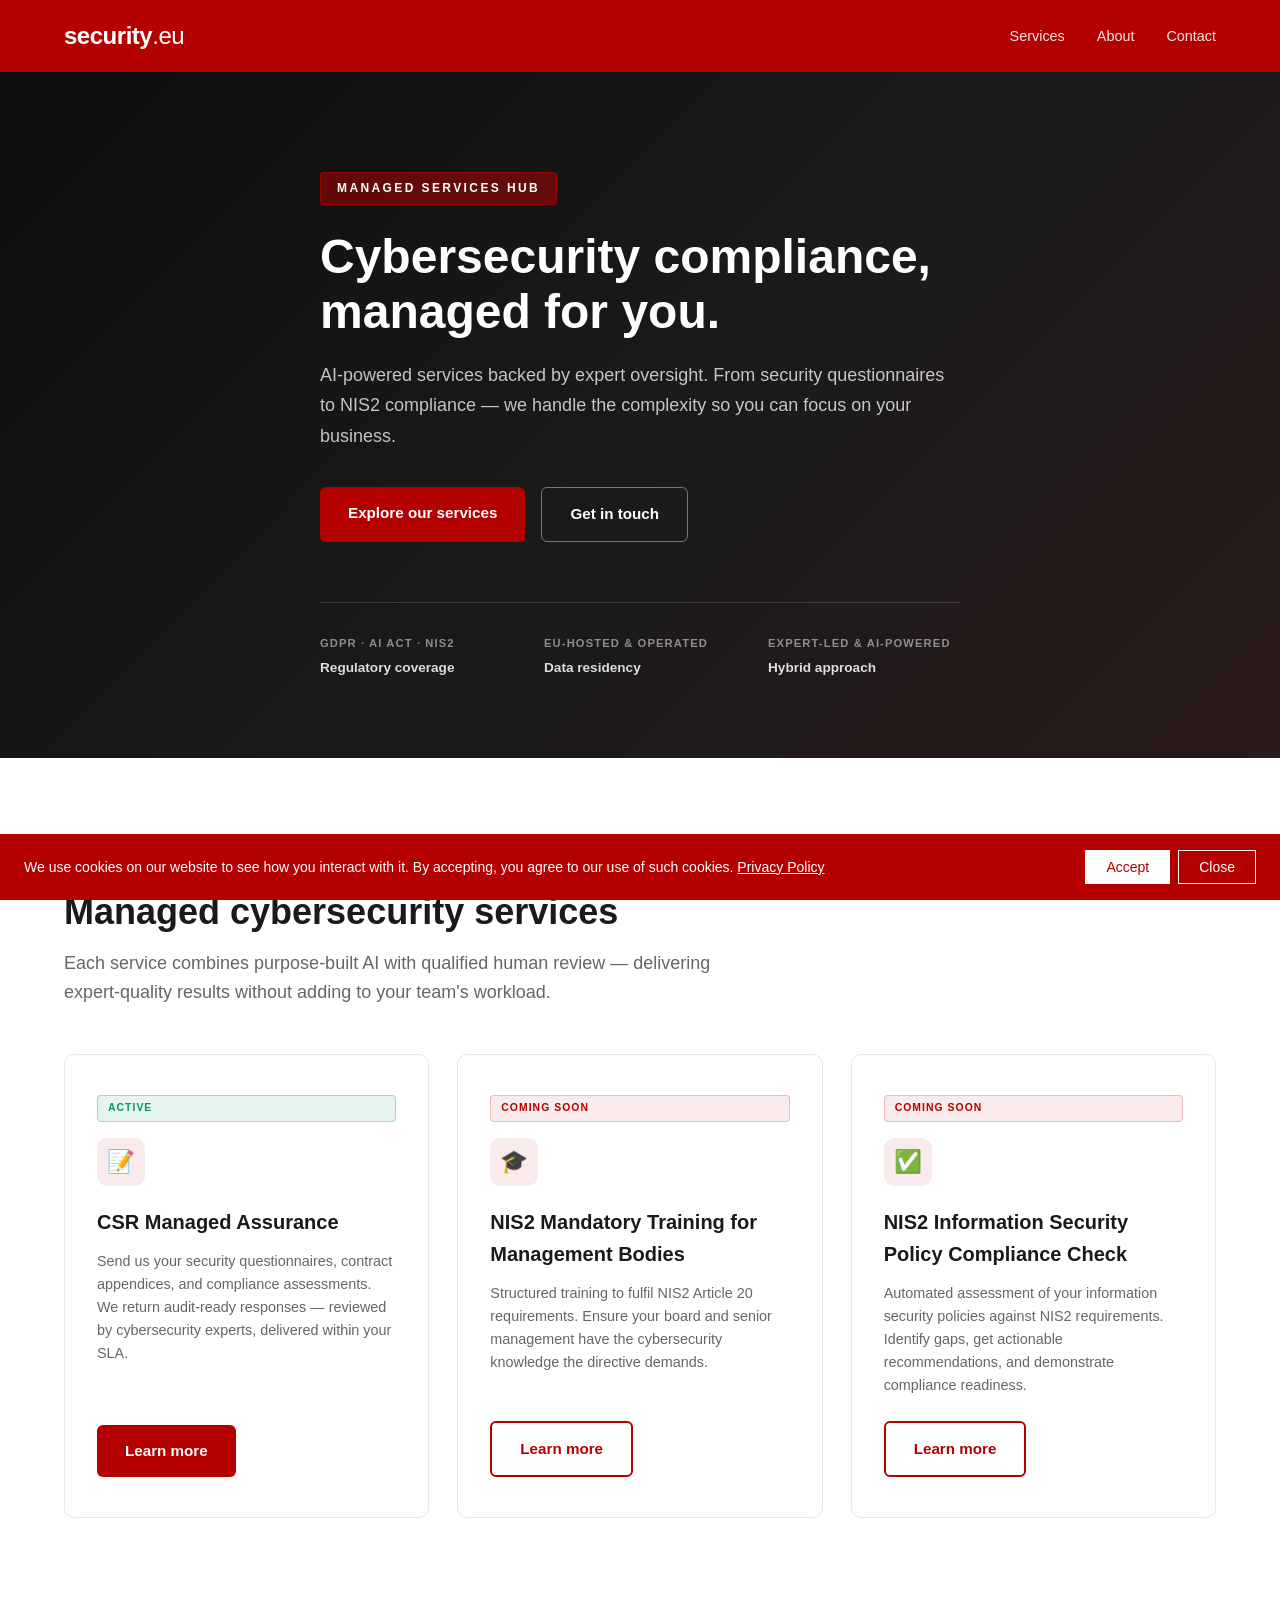
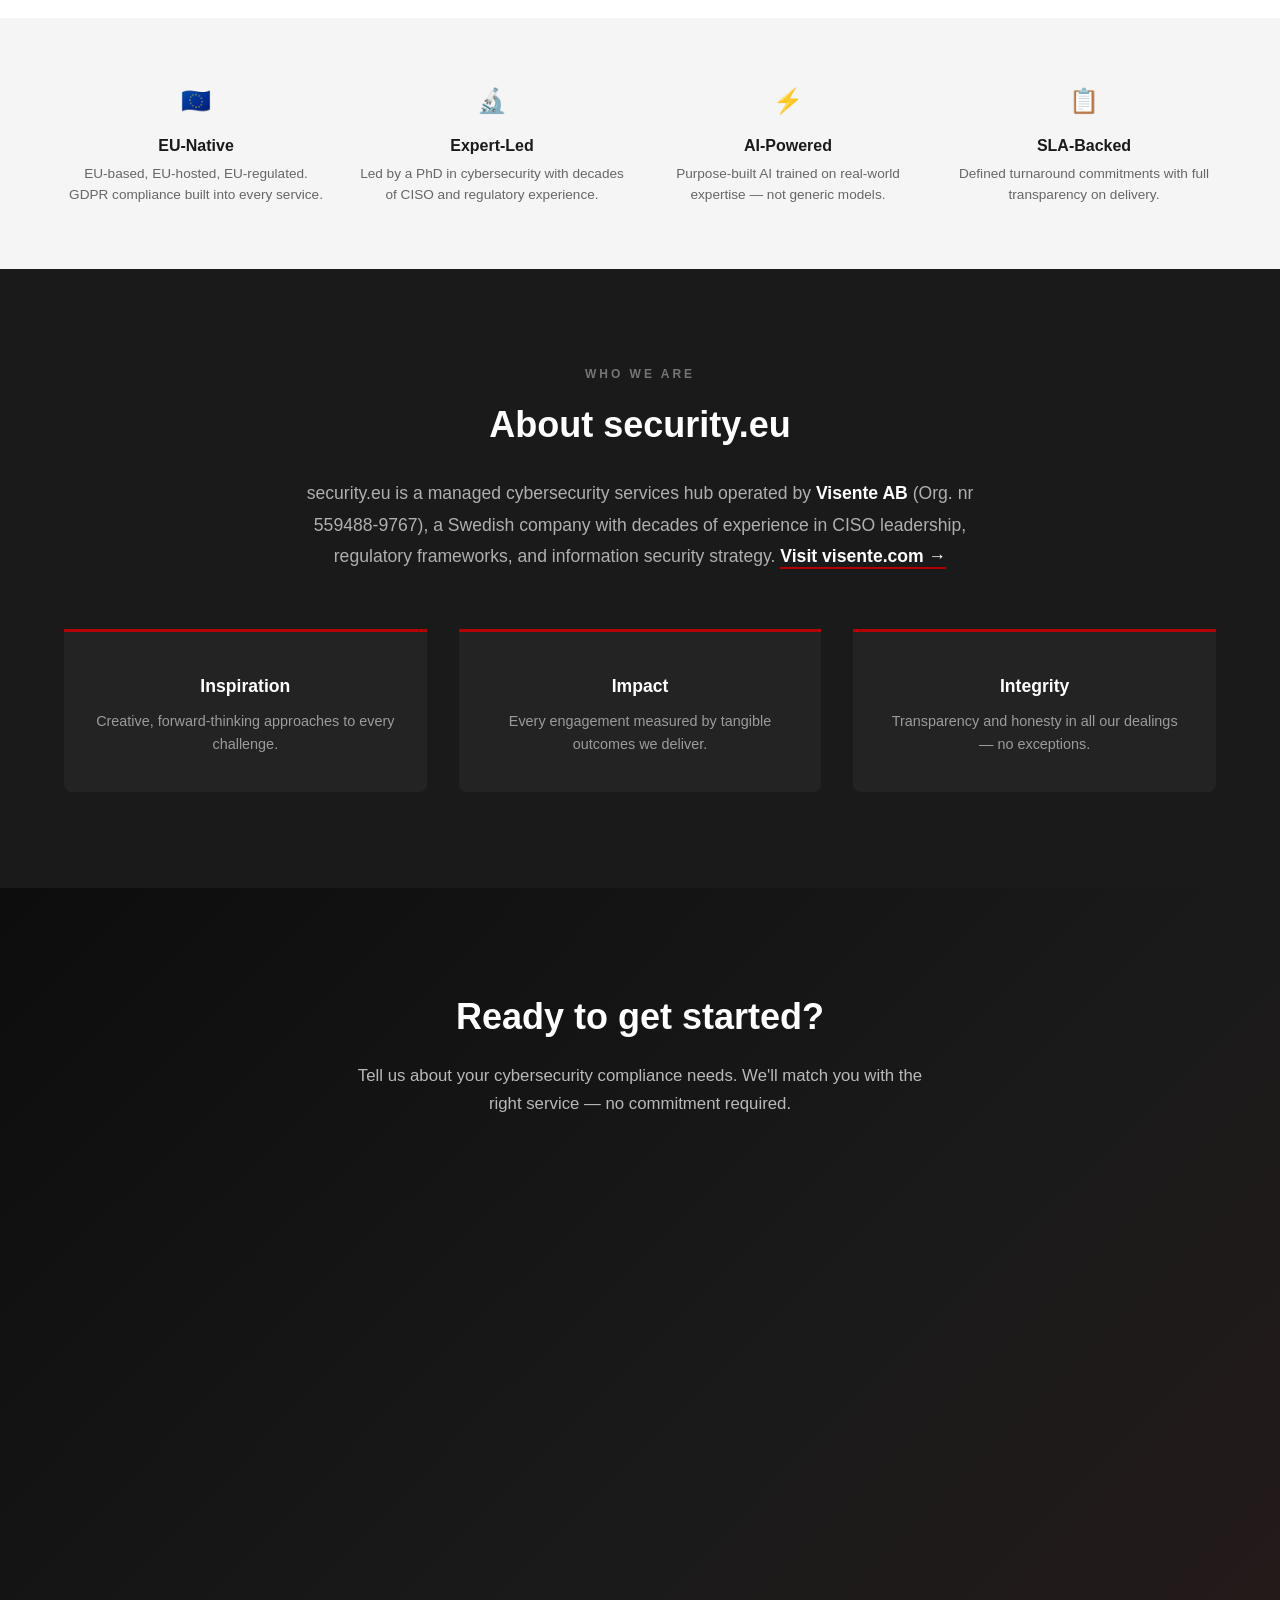
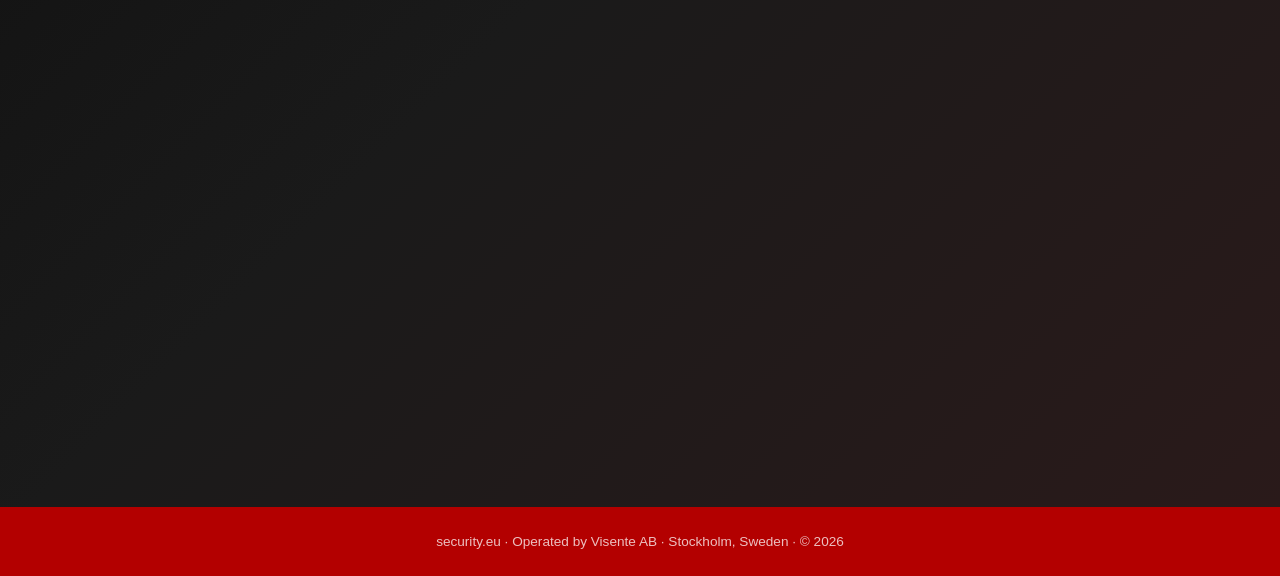
<file: index.html>
<!DOCTYPE html>
<html lang="en">
<head>
  <meta charset="UTF-8">
  <meta name="viewport" content="width=device-width, initial-scale=1.0">
  <title>security.eu — Managed Cybersecurity Services</title>
  <meta name="description" content="Managed cybersecurity services powered by AI and expert oversight. Security questionnaire automation, NIS2 compliance, and regulatory training. EU-native. SLA-backed.">
  <meta name="robots" content="index, follow">
  <meta name="language" content="English">
  <meta name="author" content="security.eu">
  <link rel="canonical" href="https://security.eu/">
  <meta property="og:type" content="website">
  <meta property="og:title" content="security.eu — Managed Cybersecurity Services">
  <meta property="og:description" content="Managed cybersecurity services powered by AI and expert oversight. Security questionnaire automation, NIS2 compliance, and regulatory training. EU-native. SLA-backed.">
  <meta property="og:url" content="https://security.eu/">
  <meta name="twitter:card" content="summary_large_image">
  <meta name="twitter:title" content="security.eu — Managed Cybersecurity Services">
  <meta name="twitter:description" content="Managed cybersecurity services powered by AI and expert oversight.">
  <link rel="stylesheet" href="css/styles.css">

  <!-- Structured Data for AI Agents and Search Engines -->
  <script type="application/ld+json">
  {
    "@context": "https://schema.org",
    "@type": "Organization",
    "name": "security.eu",
    "url": "https://security.eu",
    "description": "Managed cybersecurity services powered by AI and expert oversight. EU-native compliance solutions.",
    "areaServed": "EU",
    "contactPoint": {
      "@type": "ContactPoint",
      "contactType": "Customer Service",
      "url": "https://security.eu/#contact"
    },
    "hasOfferingDescription": [
      {
        "@type": "Service",
        "name": "CSR Managed Assurance",
        "description": "Expert-led, AI-powered responses to security questionnaires, contract appendices, and compliance assessments. Covers security requirement responses and vendor assessments.",
        "url": "https://security.eu/csr.html",
        "areaServed": "EU",
        "serviceType": "Compliance & Assessment",
        "offers": {
          "@type": "AggregateOffer",
          "priceCurrency": "EUR",
          "availability": "https://schema.org/InStock"
        }
      },
      {
        "@type": "Service",
        "name": "NIS2 Mandatory Training",
        "description": "Structured cybersecurity training for boards and senior management to fulfill NIS2 Article 20 requirements. Covers governance, risk management, and regulatory compliance.",
        "url": "https://security.eu/nis2-training.html",
        "areaServed": "EU",
        "serviceType": "Training & Education",
        "offers": {
          "@type": "AggregateOffer",
          "priceCurrency": "EUR",
          "availability": "https://schema.org/PreOrder"
        }
      },
      {
        "@type": "Service",
        "name": "NIS2 Policy Compliance Check",
        "description": "Automated assessment of information security policies against NIS2 requirements. Identifies gaps and demonstrates compliance readiness.",
        "url": "https://security.eu/nis2-compliance.html",
        "areaServed": "EU",
        "serviceType": "Compliance & Assessment",
        "offers": {
          "@type": "AggregateOffer",
          "priceCurrency": "EUR",
          "availability": "https://schema.org/PreOrder"
        }
      }
    ]
  }
  </script>
</head>
<body>

  <!-- Header -->
  <header class="header">
    <div class="container">
      <a href="/" class="logo">security<span>.eu</span></a>
      <nav>
        <ul class="nav-links">
          <li><a href="#services">Services</a></li>
          <li><a href="#about">About</a></li>
          <li><a href="#contact">Contact</a></li>
        </ul>
      </nav>
      <button class="hamburger" aria-label="Toggle menu">
        <span></span>
        <span></span>
        <span></span>
      </button>
    </div>
  </header>

  <!-- Mobile Nav -->
  <nav class="mobile-nav">
    <a href="#services">Services</a>
    <a href="#about">About</a>
    <a href="#contact">Contact</a>
  </nav>

  <!-- Hero -->
  <section class="hero">
    <div class="container">
      <div class="hero-badge">Managed Services Hub</div>
      <h1>Cybersecurity compliance,<br>managed for you.</h1>
      <p class="hero-sub">AI-powered services backed by expert oversight. From security questionnaires to NIS2 compliance — we handle the complexity so you can focus on your business.</p>
      <div class="hero-buttons">
        <a href="#services" class="btn btn-primary">Explore our services</a>
        <a href="#contact" class="btn btn-secondary">Get in touch</a>
      </div>
      <div class="hero-details">
        <div>
          <div class="hero-detail-label">GDPR &middot; AI Act &middot; NIS2</div>
          <div class="hero-detail-value">Regulatory coverage</div>
        </div>
        <div>
          <div class="hero-detail-label">EU-hosted &amp; operated</div>
          <div class="hero-detail-value">Data residency</div>
        </div>
        <div>
          <div class="hero-detail-label">Expert-led &amp; AI-powered</div>
          <div class="hero-detail-value">Hybrid approach</div>
        </div>
      </div>
    </div>
  </section>

  <!-- Services -->
  <section id="services" class="services-section">
    <div class="container">
      <div class="section-label">Our Services</div>
      <h2 class="section-title fade-in">Managed cybersecurity services</h2>
      <p class="section-subtitle fade-in">Each service combines purpose-built AI with qualified human review — delivering expert-quality results without adding to your team's workload.</p>
      <div class="services-grid" style="margin-top: 48px;">
        <!-- CSR Service -->
        <div class="service-card fade-in">
          <div class="badge badge-active">Active</div>
          <div class="service-card-icon">&#128221;</div>
          <h3>CSR Managed Assurance</h3>
          <p>Send us your security questionnaires, contract appendices, and compliance assessments. We return audit-ready responses — reviewed by cybersecurity experts, delivered within your SLA.</p>
          <a href="csr.html" class="btn btn-primary">Learn more</a>
        </div>
        <!-- NIS2 Training -->
        <div class="service-card fade-in">
          <div class="badge badge-coming-soon">Coming Soon</div>
          <div class="service-card-icon">&#127891;</div>
          <h3>NIS2 Mandatory Training for Management Bodies</h3>
          <p>Structured training to fulfil NIS2 Article 20 requirements. Ensure your board and senior management have the cybersecurity knowledge the directive demands.</p>
          <a href="nis2-training.html" class="btn btn-outline">Learn more</a>
        </div>
        <!-- NIS2 Compliance Check -->
        <div class="service-card fade-in">
          <div class="badge badge-coming-soon">Coming Soon</div>
          <div class="service-card-icon">&#9989;</div>
          <h3>NIS2 Information Security Policy Compliance Check</h3>
          <p>Automated assessment of your information security policies against NIS2 requirements. Identify gaps, get actionable recommendations, and demonstrate compliance readiness.</p>
          <a href="nis2-compliance.html" class="btn btn-outline">Learn more</a>
        </div>
      </div>
    </div>
  </section>

  <!-- Value Strip -->
  <section class="value-strip">
    <div class="container">
      <div class="value-strip-grid">
        <div class="value-strip-item fade-in">
          <div class="value-strip-icon">&#127466;&#127482;</div>
          <h3>EU-Native</h3>
          <p>EU-based, EU-hosted, EU-regulated. GDPR compliance built into every service.</p>
        </div>
        <div class="value-strip-item fade-in">
          <div class="value-strip-icon">&#128300;</div>
          <h3>Expert-Led</h3>
          <p>Led by a PhD in cybersecurity with decades of CISO and regulatory experience.</p>
        </div>
        <div class="value-strip-item fade-in">
          <div class="value-strip-icon">&#9889;</div>
          <h3>AI-Powered</h3>
          <p>Purpose-built AI trained on real-world expertise — not generic models.</p>
        </div>
        <div class="value-strip-item fade-in">
          <div class="value-strip-icon">&#128203;</div>
          <h3>SLA-Backed</h3>
          <p>Defined turnaround commitments with full transparency on delivery.</p>
        </div>
      </div>
    </div>
  </section>

  <!-- About -->
  <section id="about" class="about-section">
    <div class="container">
      <div class="about-label fade-in">WHO WE ARE</div>
      <h2 class="fade-in">About security.eu</h2>
      <p class="about-intro fade-in">security.eu is a managed cybersecurity services hub operated by <strong>Visente AB</strong> (Org. nr 559488-9767), a Swedish company with decades of experience in CISO leadership, regulatory frameworks, and information security strategy. <a href="https://www.visente.com" target="_blank" class="about-link">Visit visente.com &rarr;</a></p>
      <div class="about-values-row fade-in">
        <div class="about-value-card">
          <h4>Inspiration</h4>
          <p>Creative, forward-thinking approaches to every challenge.</p>
        </div>
        <div class="about-value-card">
          <h4>Impact</h4>
          <p>Every engagement measured by tangible outcomes we deliver.</p>
        </div>
        <div class="about-value-card">
          <h4>Integrity</h4>
          <p>Transparency and honesty in all our dealings — no exceptions.</p>
        </div>
      </div>
    </div>
  </section>

  <!-- Contact Form -->
  <section id="contact" class="contact-form-section">
    <div class="container">
      <h2 class="fade-in">Ready to get started?</h2>
      <p class="fade-in">Tell us about your cybersecurity compliance needs. We'll match you with the right service — no commitment required.</p>
      <div class="fade-in" style="max-width: 100%; margin: 0 auto;">
        <iframe src="https://tally.so/embed/LZ0pbG?alignLeft=1&hideTitle=1&transparentBackground=1&dynamicHeight=1" width="100%" height="820" frameborder="0" marginheight="0" marginwidth="0" style="border: none; margin-top: 20px; filter: invert(0.92) hue-rotate(180deg);" title="Contact Form"></iframe>
      </div>
    </div>
  </section>

  <!-- Footer -->
  <footer class="footer">
    <div class="container">
      <span>security.eu &middot; Operated by Visente AB &middot; Stockholm, Sweden &middot; &copy; 2026</span>
    </div>
  </footer>

  <!-- Cookie Banner -->
  <div class="cookie-banner" id="cookie-banner">
    <span>We use cookies on our website to see how you interact with it. By accepting, you agree to our use of such cookies. <a href="https://www.visente.com/privacy" target="_blank">Privacy Policy</a></span>
    <div class="cookie-banner-buttons">
      <button class="cookie-accept" onclick="acceptCookies()">Accept</button>
      <button onclick="dismissCookies()">Close</button>
    </div>
  </div>
  <script>
    function acceptCookies() { localStorage.setItem('cookies_accepted', '1'); document.getElementById('cookie-banner').classList.add('hidden'); }
    function dismissCookies() { localStorage.setItem('cookies_accepted', '1'); document.getElementById('cookie-banner').classList.add('hidden'); }
    if (localStorage.getItem('cookies_accepted')) document.getElementById('cookie-banner').classList.add('hidden');
  </script>

  <script src="js/main.js"></script>
</body>
</html>
</file>
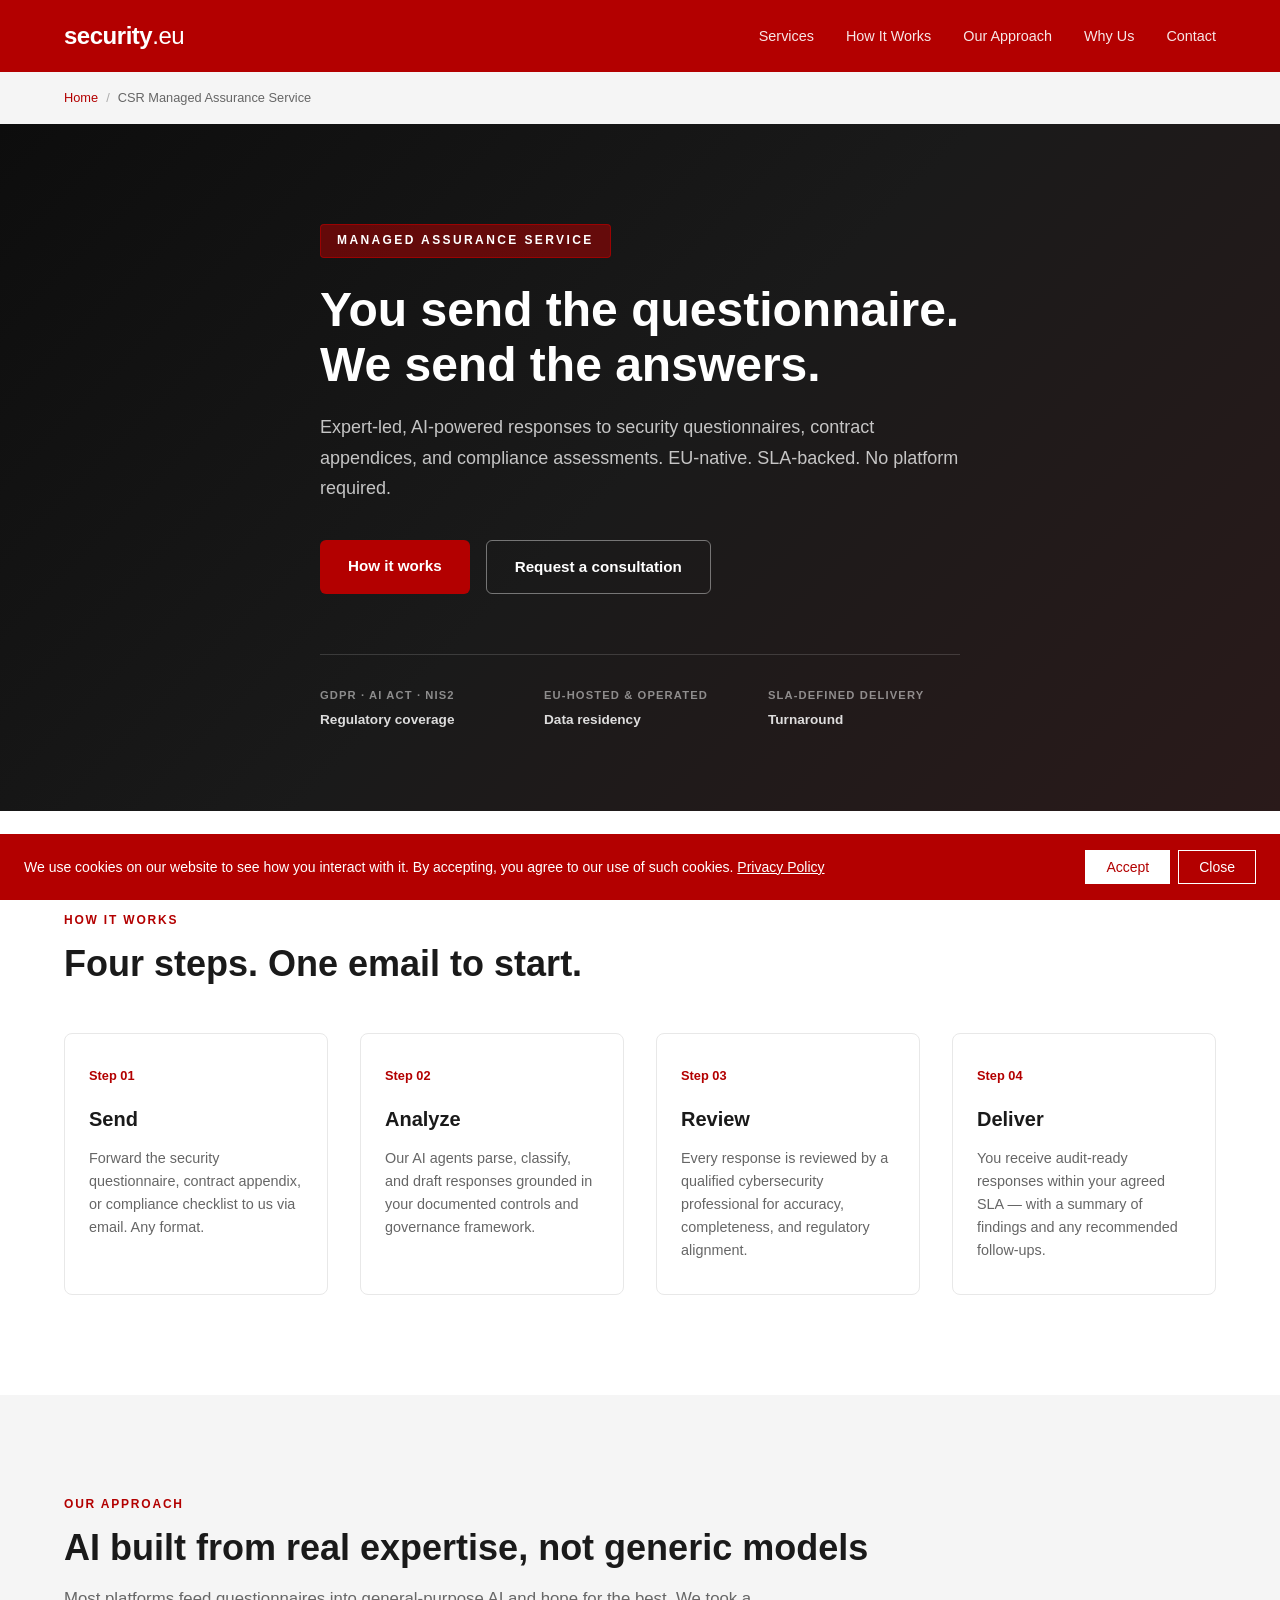
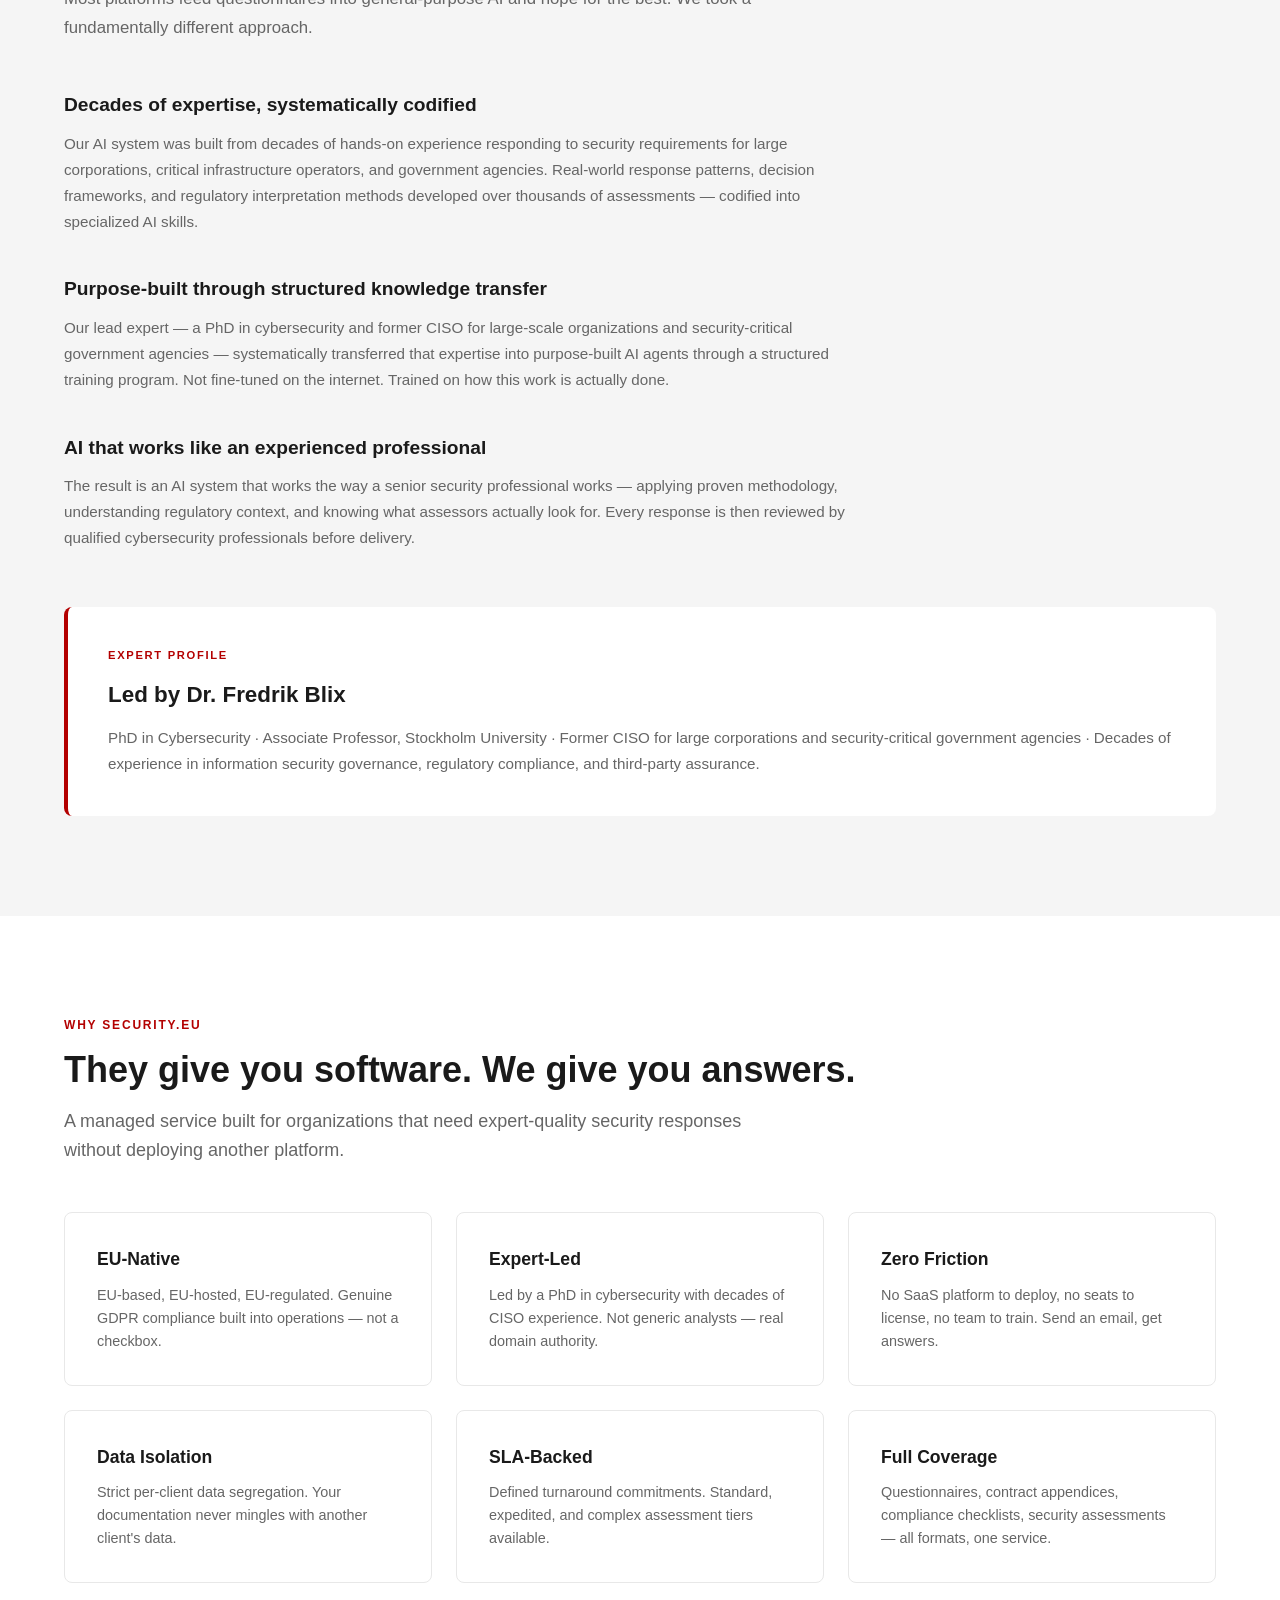
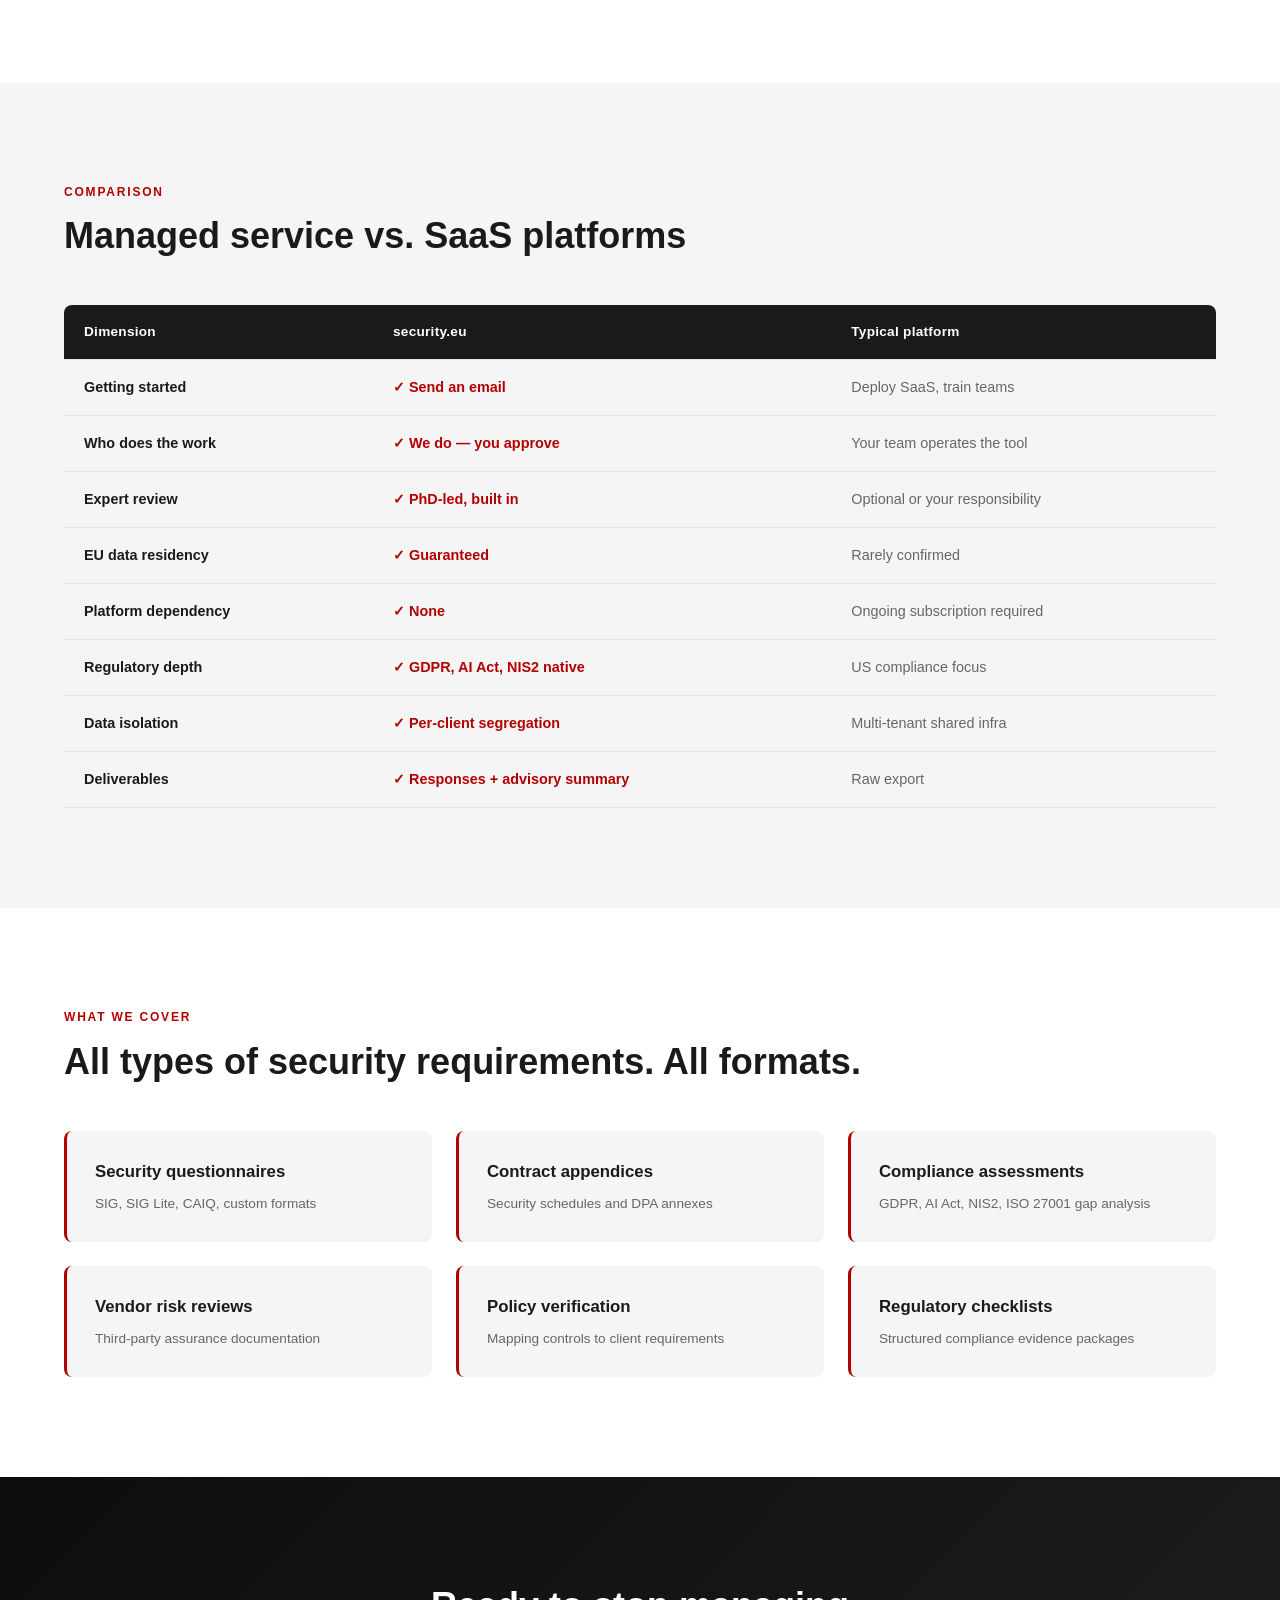
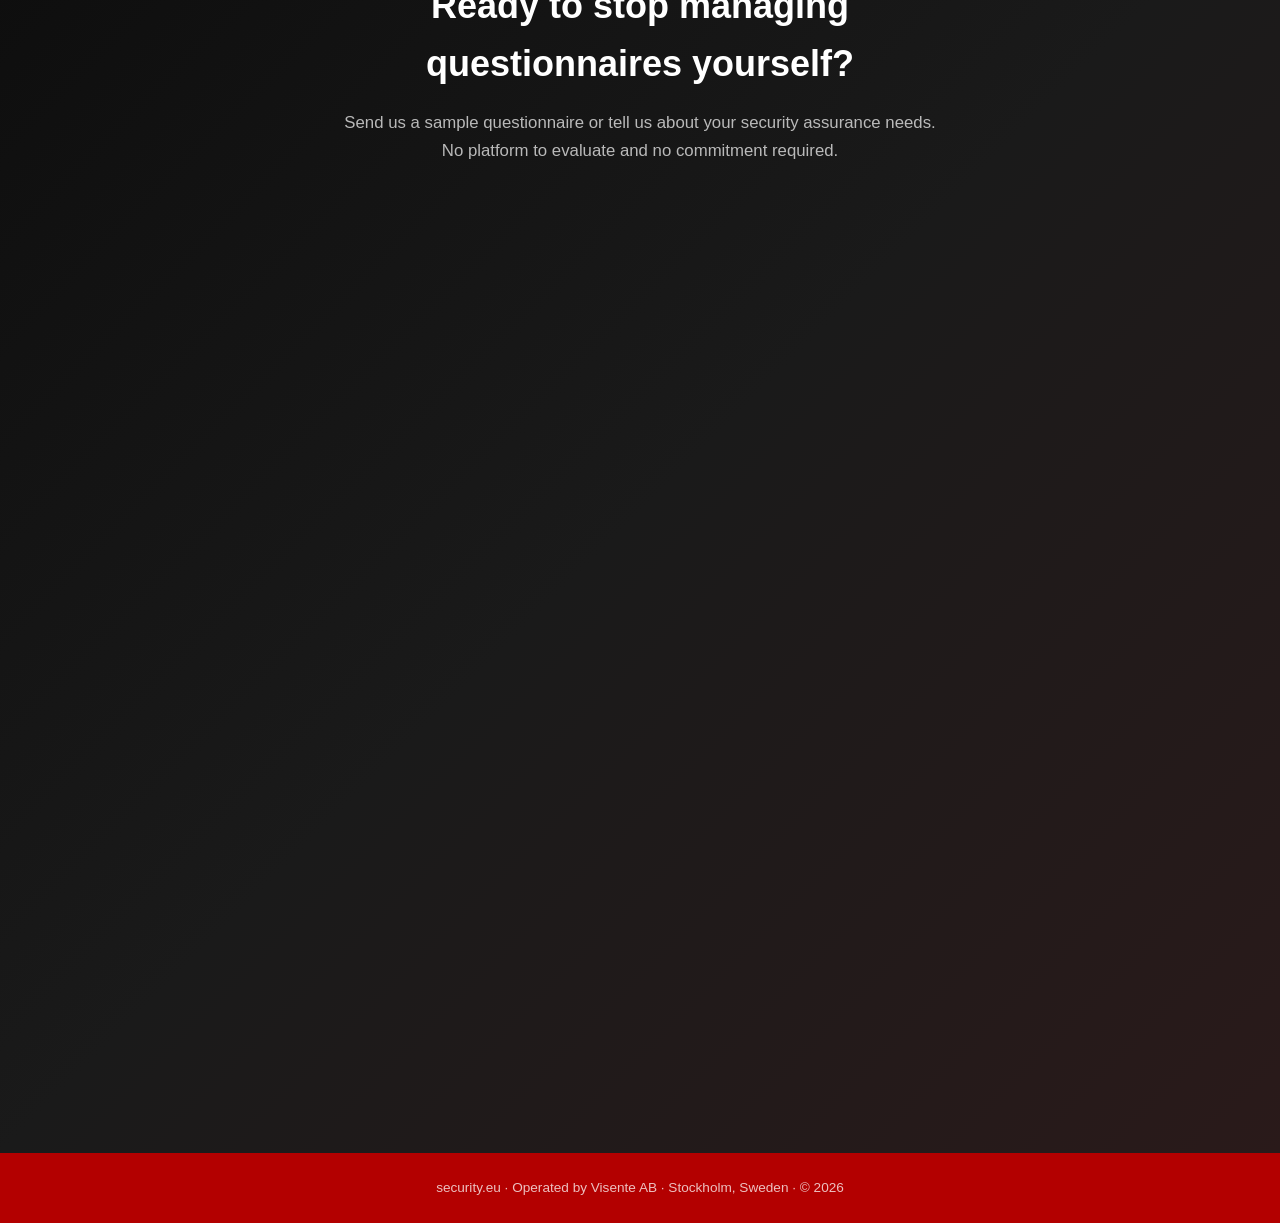
<file: csr.html>
<!DOCTYPE html>
<html lang="en">
<head>
  <meta charset="UTF-8">
  <meta name="viewport" content="width=device-width, initial-scale=1.0">
  <title>CSR Managed Assurance Service — security.eu</title>
  <meta name="description" content="Expert-led, AI-powered responses to security questionnaires, contract appendices, and compliance assessments. EU-native. SLA-backed.">
  <meta name="robots" content="index, follow">
  <meta name="language" content="English">
  <meta name="author" content="security.eu">
  <link rel="canonical" href="https://security.eu/csr.html">
  <meta property="og:type" content="website">
  <meta property="og:title" content="CSR Managed Assurance Service — security.eu">
  <meta property="og:description" content="Expert-led, AI-powered responses to security questionnaires, contract appendices, and compliance assessments. EU-native. SLA-backed.">
  <meta property="og:url" content="https://security.eu/csr.html">
  <meta name="twitter:card" content="summary_large_image">
  <meta name="twitter:title" content="CSR Managed Assurance Service — security.eu">
  <meta name="twitter:description" content="AI-powered security questionnaire responses with expert oversight.">
  <link rel="stylesheet" href="css/styles.css">

  <!-- Service Structured Data -->
  <script type="application/ld+json">
  {
    "@context": "https://schema.org",
    "@type": "Service",
    "name": "CSR Managed Assurance",
    "description": "Expert-led, AI-powered responses to security questionnaires, contract appendices, and compliance assessments.",
    "url": "https://security.eu/csr.html",
    "provider": {
      "@type": "Organization",
      "name": "security.eu",
      "url": "https://security.eu"
    },
    "serviceType": "Compliance & Assessment",
    "areaServed": "EU",
    "offers": {
      "@type": "AggregateOffer",
      "priceCurrency": "EUR",
      "availability": "https://schema.org/InStock"
    },
    "contactPoint": {
      "@type": "ContactPoint",
      "contactType": "Sales",
      "url": "https://security.eu/#contact"
    }
  }
  </script>
</head>
<body>

  <!-- Header -->
  <header class="header">
    <div class="container">
      <a href="/" class="logo">security<span>.eu</span></a>
      <nav>
        <ul class="nav-links">
          <li><a href="/">Services</a></li>
          <li><a href="#how-it-works">How It Works</a></li>
          <li><a href="#approach">Our Approach</a></li>
          <li><a href="#why-us">Why Us</a></li>
          <li><a href="#contact">Contact</a></li>
        </ul>
      </nav>
      <button class="hamburger" aria-label="Toggle menu">
        <span></span>
        <span></span>
        <span></span>
      </button>
    </div>
  </header>

  <!-- Mobile Nav -->
  <nav class="mobile-nav">
    <a href="/">Services</a>
    <a href="#how-it-works">How It Works</a>
    <a href="#approach">Our Approach</a>
    <a href="#why-us">Why Us</a>
    <a href="#contact">Contact</a>
  </nav>

  <!-- Breadcrumb -->
  <div class="breadcrumb">
    <div class="container">
      <a href="/">Home</a><span>/</span>CSR Managed Assurance Service
    </div>
  </div>

  <!-- Hero -->
  <section class="hero">
    <div class="container">
      <div class="hero-badge">Managed Assurance Service</div>
      <h1>You send the questionnaire.<br>We send the answers.</h1>
      <p class="hero-sub">Expert-led, AI-powered responses to security questionnaires, contract appendices, and compliance assessments. EU-native. SLA-backed. No platform required.</p>
      <div class="hero-buttons">
        <a href="#how-it-works" class="btn btn-primary">How it works</a>
        <a href="#contact" class="btn btn-secondary">Request a consultation</a>
      </div>
      <div class="hero-details">
        <div>
          <div class="hero-detail-label">GDPR &middot; AI Act &middot; NIS2</div>
          <div class="hero-detail-value">Regulatory coverage</div>
        </div>
        <div>
          <div class="hero-detail-label">EU-hosted &amp; operated</div>
          <div class="hero-detail-value">Data residency</div>
        </div>
        <div>
          <div class="hero-detail-label">SLA-defined delivery</div>
          <div class="hero-detail-value">Turnaround</div>
        </div>
      </div>
    </div>
  </section>

  <!-- How It Works -->
  <section id="how-it-works" class="how-it-works">
    <div class="container">
      <div class="section-label">How It Works</div>
      <h2 class="section-title fade-in">Four steps. One email to start.</h2>
      <div class="steps-grid">
        <div class="step-card fade-in">
          <div class="step-number">Step 01</div>
          <h3>Send</h3>
          <p>Forward the security questionnaire, contract appendix, or compliance checklist to us via email. Any format.</p>
        </div>
        <div class="step-card fade-in">
          <div class="step-number">Step 02</div>
          <h3>Analyze</h3>
          <p>Our AI agents parse, classify, and draft responses grounded in your documented controls and governance framework.</p>
        </div>
        <div class="step-card fade-in">
          <div class="step-number">Step 03</div>
          <h3>Review</h3>
          <p>Every response is reviewed by a qualified cybersecurity professional for accuracy, completeness, and regulatory alignment.</p>
        </div>
        <div class="step-card fade-in">
          <div class="step-number">Step 04</div>
          <h3>Deliver</h3>
          <p>You receive audit-ready responses within your agreed SLA — with a summary of findings and any recommended follow-ups.</p>
        </div>
      </div>
    </div>
  </section>

  <!-- Our Approach -->
  <section id="approach" class="approach">
    <div class="container">
      <div class="section-label">Our Approach</div>
      <h2 class="section-title fade-in">AI built from real expertise, not generic models</h2>
      <p class="approach-intro fade-in">Most platforms feed questionnaires into general-purpose AI and hope for the best. We took a fundamentally different approach.</p>
      <div class="approach-blocks">
        <div class="approach-block fade-in">
          <h3>Decades of expertise, systematically codified</h3>
          <p>Our AI system was built from decades of hands-on experience responding to security requirements for large corporations, critical infrastructure operators, and government agencies. Real-world response patterns, decision frameworks, and regulatory interpretation methods developed over thousands of assessments — codified into specialized AI skills.</p>
        </div>
        <div class="approach-block fade-in">
          <h3>Purpose-built through structured knowledge transfer</h3>
          <p>Our lead expert — a PhD in cybersecurity and former CISO for large-scale organizations and security-critical government agencies — systematically transferred that expertise into purpose-built AI agents through a structured training program. Not fine-tuned on the internet. Trained on how this work is actually done.</p>
        </div>
        <div class="approach-block fade-in">
          <h3>AI that works like an experienced professional</h3>
          <p>The result is an AI system that works the way a senior security professional works — applying proven methodology, understanding regulatory context, and knowing what assessors actually look for. Every response is then reviewed by qualified cybersecurity professionals before delivery.</p>
        </div>
      </div>
      <div class="expert-card fade-in">
        <div class="expert-card-label">Expert Profile</div>
        <h3>Led by Dr. Fredrik Blix</h3>
        <p>PhD in Cybersecurity &middot; Associate Professor, Stockholm University &middot; Former CISO for large corporations and security-critical government agencies &middot; Decades of experience in information security governance, regulatory compliance, and third-party assurance.</p>
      </div>
    </div>
  </section>

  <!-- Why Security.eu -->
  <section id="why-us" class="why-us">
    <div class="container">
      <div class="section-label">Why security.eu</div>
      <h2 class="section-title fade-in">They give you software. We give you answers.</h2>
      <p class="section-subtitle fade-in">A managed service built for organizations that need expert-quality security responses without deploying another platform.</p>
      <div class="value-grid">
        <div class="value-card fade-in">
          <h3>EU-Native</h3>
          <p>EU-based, EU-hosted, EU-regulated. Genuine GDPR compliance built into operations — not a checkbox.</p>
        </div>
        <div class="value-card fade-in">
          <h3>Expert-Led</h3>
          <p>Led by a PhD in cybersecurity with decades of CISO experience. Not generic analysts — real domain authority.</p>
        </div>
        <div class="value-card fade-in">
          <h3>Zero Friction</h3>
          <p>No SaaS platform to deploy, no seats to license, no team to train. Send an email, get answers.</p>
        </div>
        <div class="value-card fade-in">
          <h3>Data Isolation</h3>
          <p>Strict per-client data segregation. Your documentation never mingles with another client's data.</p>
        </div>
        <div class="value-card fade-in">
          <h3>SLA-Backed</h3>
          <p>Defined turnaround commitments. Standard, expedited, and complex assessment tiers available.</p>
        </div>
        <div class="value-card fade-in">
          <h3>Full Coverage</h3>
          <p>Questionnaires, contract appendices, compliance checklists, security assessments — all formats, one service.</p>
        </div>
      </div>
    </div>
  </section>

  <!-- Comparison Table -->
  <section id="comparison" class="comparison">
    <div class="container">
      <div class="section-label">Comparison</div>
      <h2 class="section-title fade-in">Managed service vs. SaaS platforms</h2>
      <div class="comparison-table-wrap fade-in">
        <table class="comparison-table">
          <thead>
            <tr>
              <th>Dimension</th>
              <th>security.eu</th>
              <th>Typical platform</th>
            </tr>
          </thead>
          <tbody>
            <tr>
              <td>Getting started</td>
              <td class="check">&#10003; Send an email</td>
              <td class="competitor">Deploy SaaS, train teams</td>
            </tr>
            <tr>
              <td>Who does the work</td>
              <td class="check">&#10003; We do — you approve</td>
              <td class="competitor">Your team operates the tool</td>
            </tr>
            <tr>
              <td>Expert review</td>
              <td class="check">&#10003; PhD-led, built in</td>
              <td class="competitor">Optional or your responsibility</td>
            </tr>
            <tr>
              <td>EU data residency</td>
              <td class="check">&#10003; Guaranteed</td>
              <td class="competitor">Rarely confirmed</td>
            </tr>
            <tr>
              <td>Platform dependency</td>
              <td class="check">&#10003; None</td>
              <td class="competitor">Ongoing subscription required</td>
            </tr>
            <tr>
              <td>Regulatory depth</td>
              <td class="check">&#10003; GDPR, AI Act, NIS2 native</td>
              <td class="competitor">US compliance focus</td>
            </tr>
            <tr>
              <td>Data isolation</td>
              <td class="check">&#10003; Per-client segregation</td>
              <td class="competitor">Multi-tenant shared infra</td>
            </tr>
            <tr>
              <td>Deliverables</td>
              <td class="check">&#10003; Responses + advisory summary</td>
              <td class="competitor">Raw export</td>
            </tr>
          </tbody>
        </table>
      </div>
    </div>
  </section>

  <!-- What We Cover -->
  <section id="coverage" class="coverage">
    <div class="container">
      <div class="section-label">What We Cover</div>
      <h2 class="section-title fade-in">All types of security requirements. All formats.</h2>
      <div class="coverage-grid">
        <div class="coverage-card fade-in">
          <h3>Security questionnaires</h3>
          <p>SIG, SIG Lite, CAIQ, custom formats</p>
        </div>
        <div class="coverage-card fade-in">
          <h3>Contract appendices</h3>
          <p>Security schedules and DPA annexes</p>
        </div>
        <div class="coverage-card fade-in">
          <h3>Compliance assessments</h3>
          <p>GDPR, AI Act, NIS2, ISO 27001 gap analysis</p>
        </div>
        <div class="coverage-card fade-in">
          <h3>Vendor risk reviews</h3>
          <p>Third-party assurance documentation</p>
        </div>
        <div class="coverage-card fade-in">
          <h3>Policy verification</h3>
          <p>Mapping controls to client requirements</p>
        </div>
        <div class="coverage-card fade-in">
          <h3>Regulatory checklists</h3>
          <p>Structured compliance evidence packages</p>
        </div>
      </div>
    </div>
  </section>

  <!-- Contact Form -->
  <section id="contact" class="contact-form-section">
    <div class="container">
      <h2 class="fade-in">Ready to stop managing<br>questionnaires yourself?</h2>
      <p class="fade-in">Send us a sample questionnaire or tell us about your security assurance needs. No platform to evaluate and no commitment required.</p>
      <div class="fade-in" style="max-width: 100%; margin: 0 auto;">
        <iframe src="https://tally.so/embed/LZ0pbG?Service%20Interest=CSR%20Managed%20Assurance&alignLeft=1&hideTitle=1&transparentBackground=1&dynamicHeight=1" width="100%" height="820" frameborder="0" marginheight="0" marginwidth="0" style="border: none; margin-top: 20px; filter: invert(0.92) hue-rotate(180deg);" title="Contact Form"></iframe>
      </div>
    </div>
  </section>

  <!-- Footer -->
  <footer class="footer">
    <div class="container">
      <span>security.eu &middot; Operated by Visente AB &middot; Stockholm, Sweden &middot; &copy; 2026</span>
    </div>
  </footer>

  <!-- Cookie Banner -->
  <div class="cookie-banner" id="cookie-banner">
    <span>We use cookies on our website to see how you interact with it. By accepting, you agree to our use of such cookies. <a href="https://www.visente.com/privacy" target="_blank">Privacy Policy</a></span>
    <div class="cookie-banner-buttons">
      <button class="cookie-accept" onclick="acceptCookies()">Accept</button>
      <button onclick="dismissCookies()">Close</button>
    </div>
  </div>
  <script>
    function acceptCookies() { localStorage.setItem('cookies_accepted', '1'); document.getElementById('cookie-banner').classList.add('hidden'); }
    function dismissCookies() { localStorage.setItem('cookies_accepted', '1'); document.getElementById('cookie-banner').classList.add('hidden'); }
    if (localStorage.getItem('cookies_accepted')) document.getElementById('cookie-banner').classList.add('hidden');
  </script>

  <script src="js/main.js"></script>
</body>
</html>
</file>
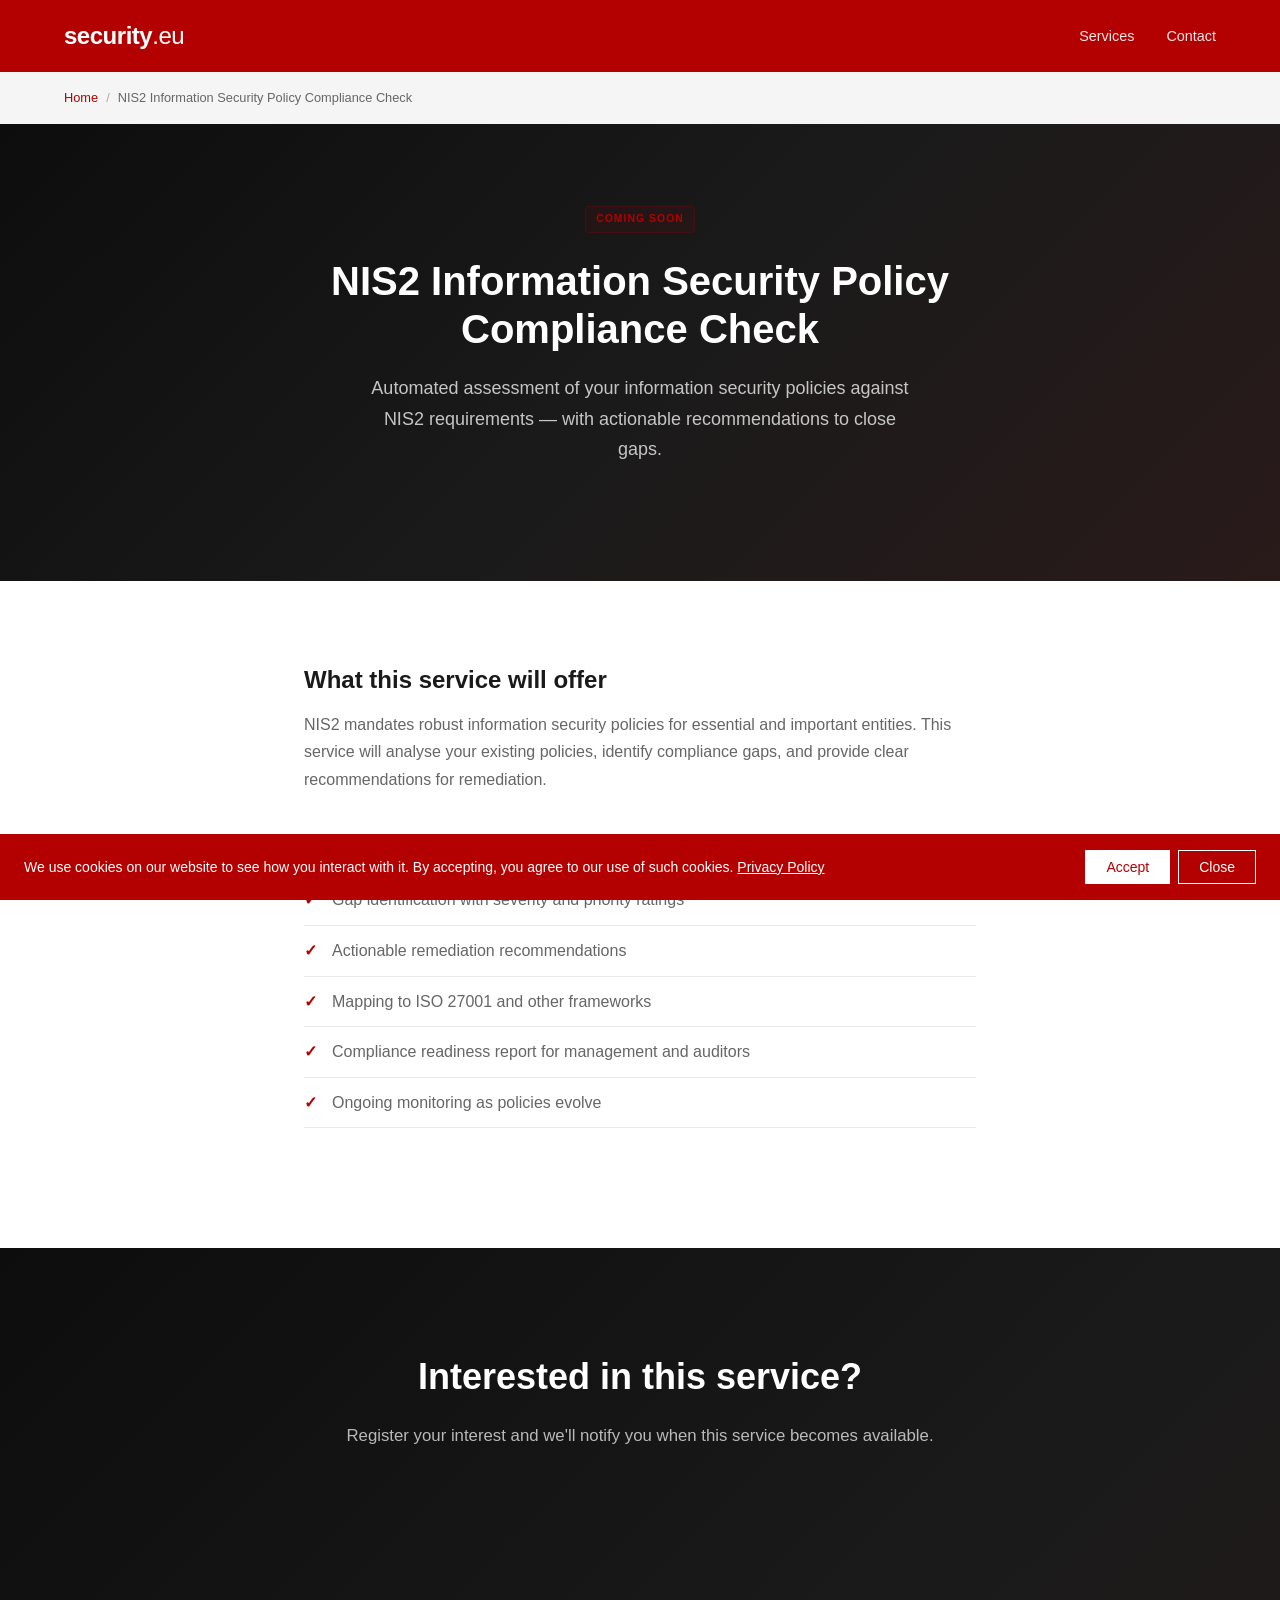
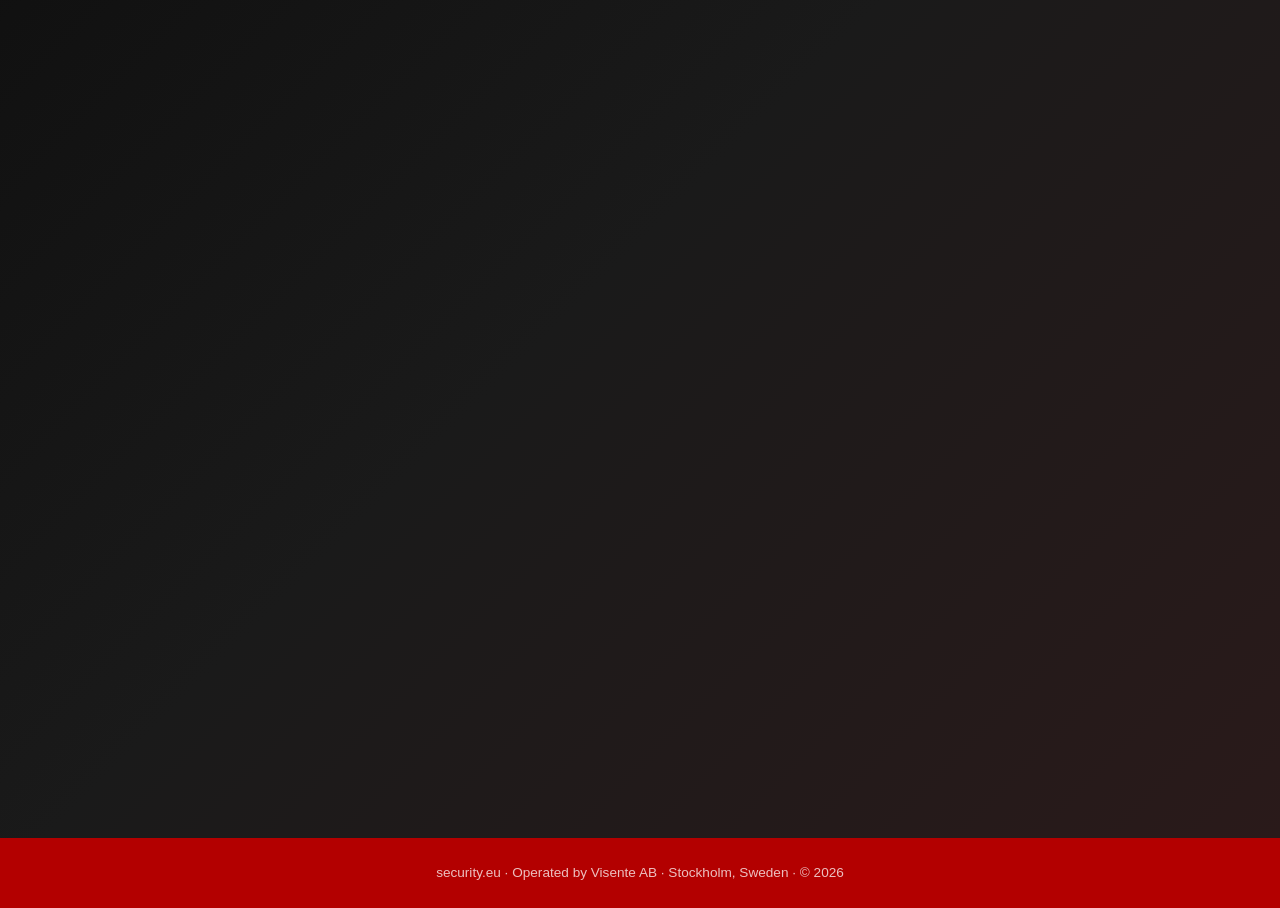
<file: nis2-compliance.html>
<!DOCTYPE html>
<html lang="en">
<head>
  <meta charset="UTF-8">
  <meta name="viewport" content="width=device-width, initial-scale=1.0">
  <title>NIS2 Information Security Policy Compliance Check — security.eu</title>
  <meta name="description" content="Automated assessment of your information security policies against NIS2 requirements. Identify gaps and demonstrate compliance readiness. Coming soon from security.eu.">
  <meta name="robots" content="index, follow">
  <meta name="language" content="English">
  <meta name="author" content="security.eu">
  <link rel="canonical" href="https://security.eu/nis2-compliance.html">
  <meta property="og:type" content="website">
  <meta property="og:title" content="NIS2 Information Security Policy Compliance Check — security.eu">
  <meta property="og:description" content="Automated assessment of your information security policies against NIS2 requirements.">
  <meta property="og:url" content="https://security.eu/nis2-compliance.html">
  <meta name="twitter:card" content="summary_large_image">
  <meta name="twitter:title" content="NIS2 Policy Compliance Check — security.eu">
  <meta name="twitter:description" content="Automated assessment against NIS2 security policy requirements.">
  <link rel="stylesheet" href="css/styles.css">

  <!-- Service Structured Data -->
  <script type="application/ld+json">
  {
    "@context": "https://schema.org",
    "@type": "Service",
    "name": "NIS2 Information Security Policy Compliance Check",
    "description": "Automated assessment of your information security policies against NIS2 requirements. Identify gaps and demonstrate compliance readiness.",
    "url": "https://security.eu/nis2-compliance.html",
    "provider": {
      "@type": "Organization",
      "name": "security.eu",
      "url": "https://security.eu"
    },
    "serviceType": "Compliance & Assessment",
    "areaServed": "EU",
    "offers": {
      "@type": "AggregateOffer",
      "priceCurrency": "EUR",
      "availability": "https://schema.org/PreOrder"
    },
    "contactPoint": {
      "@type": "ContactPoint",
      "contactType": "Sales",
      "url": "https://security.eu/#contact"
    }
  }
  </script>
</head>
<body>

  <!-- Header -->
  <header class="header">
    <div class="container">
      <a href="/" class="logo">security<span>.eu</span></a>
      <nav>
        <ul class="nav-links">
          <li><a href="/">Services</a></li>
          <li><a href="#contact">Contact</a></li>
        </ul>
      </nav>
      <button class="hamburger" aria-label="Toggle menu">
        <span></span>
        <span></span>
        <span></span>
      </button>
    </div>
  </header>

  <!-- Mobile Nav -->
  <nav class="mobile-nav">
    <a href="/">Services</a>
    <a href="#contact">Contact</a>
  </nav>

  <!-- Breadcrumb -->
  <div class="breadcrumb">
    <div class="container">
      <a href="/">Home</a><span>/</span>NIS2 Information Security Policy Compliance Check
    </div>
  </div>

  <!-- Hero -->
  <section class="placeholder-hero">
    <div class="container">
      <div class="badge badge-coming-soon" style="margin-bottom: 24px;">Coming Soon</div>
      <h1>NIS2 Information Security Policy Compliance Check</h1>
      <p class="hero-sub">Automated assessment of your information security policies against NIS2 requirements — with actionable recommendations to close gaps.</p>
    </div>
  </section>

  <!-- Content -->
  <section class="placeholder-content">
    <div class="container">
      <h2 style="font-size: 1.5rem; margin-bottom: 12px;">What this service will offer</h2>
      <p style="color: var(--gray-text); margin-bottom: 24px; line-height: 1.7;">NIS2 mandates robust information security policies for essential and important entities. This service will analyse your existing policies, identify compliance gaps, and provide clear recommendations for remediation.</p>
      <ul class="placeholder-features">
        <li>Automated policy analysis against NIS2 Article 21 requirements</li>
        <li>Gap identification with severity and priority ratings</li>
        <li>Actionable remediation recommendations</li>
        <li>Mapping to ISO 27001 and other frameworks</li>
        <li>Compliance readiness report for management and auditors</li>
        <li>Ongoing monitoring as policies evolve</li>
      </ul>
    </div>
  </section>

  <!-- Contact Form -->
  <section id="contact" class="contact-form-section">
    <div class="container">
      <h2 class="fade-in">Interested in this service?</h2>
      <p class="fade-in">Register your interest and we'll notify you when this service becomes available.</p>
      <div class="fade-in" style="max-width: 100%; margin: 0 auto;">
        <iframe src="https://tally.so/embed/LZ0pbG?Service%20Interest=NIS2%20Policy%20Compliance%20Check&alignLeft=1&hideTitle=1&transparentBackground=1&dynamicHeight=1" width="100%" height="820" frameborder="0" marginheight="0" marginwidth="0" style="border: none; margin-top: 20px; filter: invert(0.92) hue-rotate(180deg);" title="Contact Form"></iframe>
      </div>
    </div>
  </section>

  <!-- Footer -->
  <footer class="footer">
    <div class="container">
      <span>security.eu &middot; Operated by Visente AB &middot; Stockholm, Sweden &middot; &copy; 2026</span>
    </div>
  </footer>

  <!-- Cookie Banner -->
  <div class="cookie-banner" id="cookie-banner">
    <span>We use cookies on our website to see how you interact with it. By accepting, you agree to our use of such cookies. <a href="https://www.visente.com/privacy" target="_blank">Privacy Policy</a></span>
    <div class="cookie-banner-buttons">
      <button class="cookie-accept" onclick="acceptCookies()">Accept</button>
      <button onclick="dismissCookies()">Close</button>
    </div>
  </div>
  <script>
    function acceptCookies() { localStorage.setItem('cookies_accepted', '1'); document.getElementById('cookie-banner').classList.add('hidden'); }
    function dismissCookies() { localStorage.setItem('cookies_accepted', '1'); document.getElementById('cookie-banner').classList.add('hidden'); }
    if (localStorage.getItem('cookies_accepted')) document.getElementById('cookie-banner').classList.add('hidden');
  </script>

  <script src="js/main.js"></script>
</body>
</html>
</file>
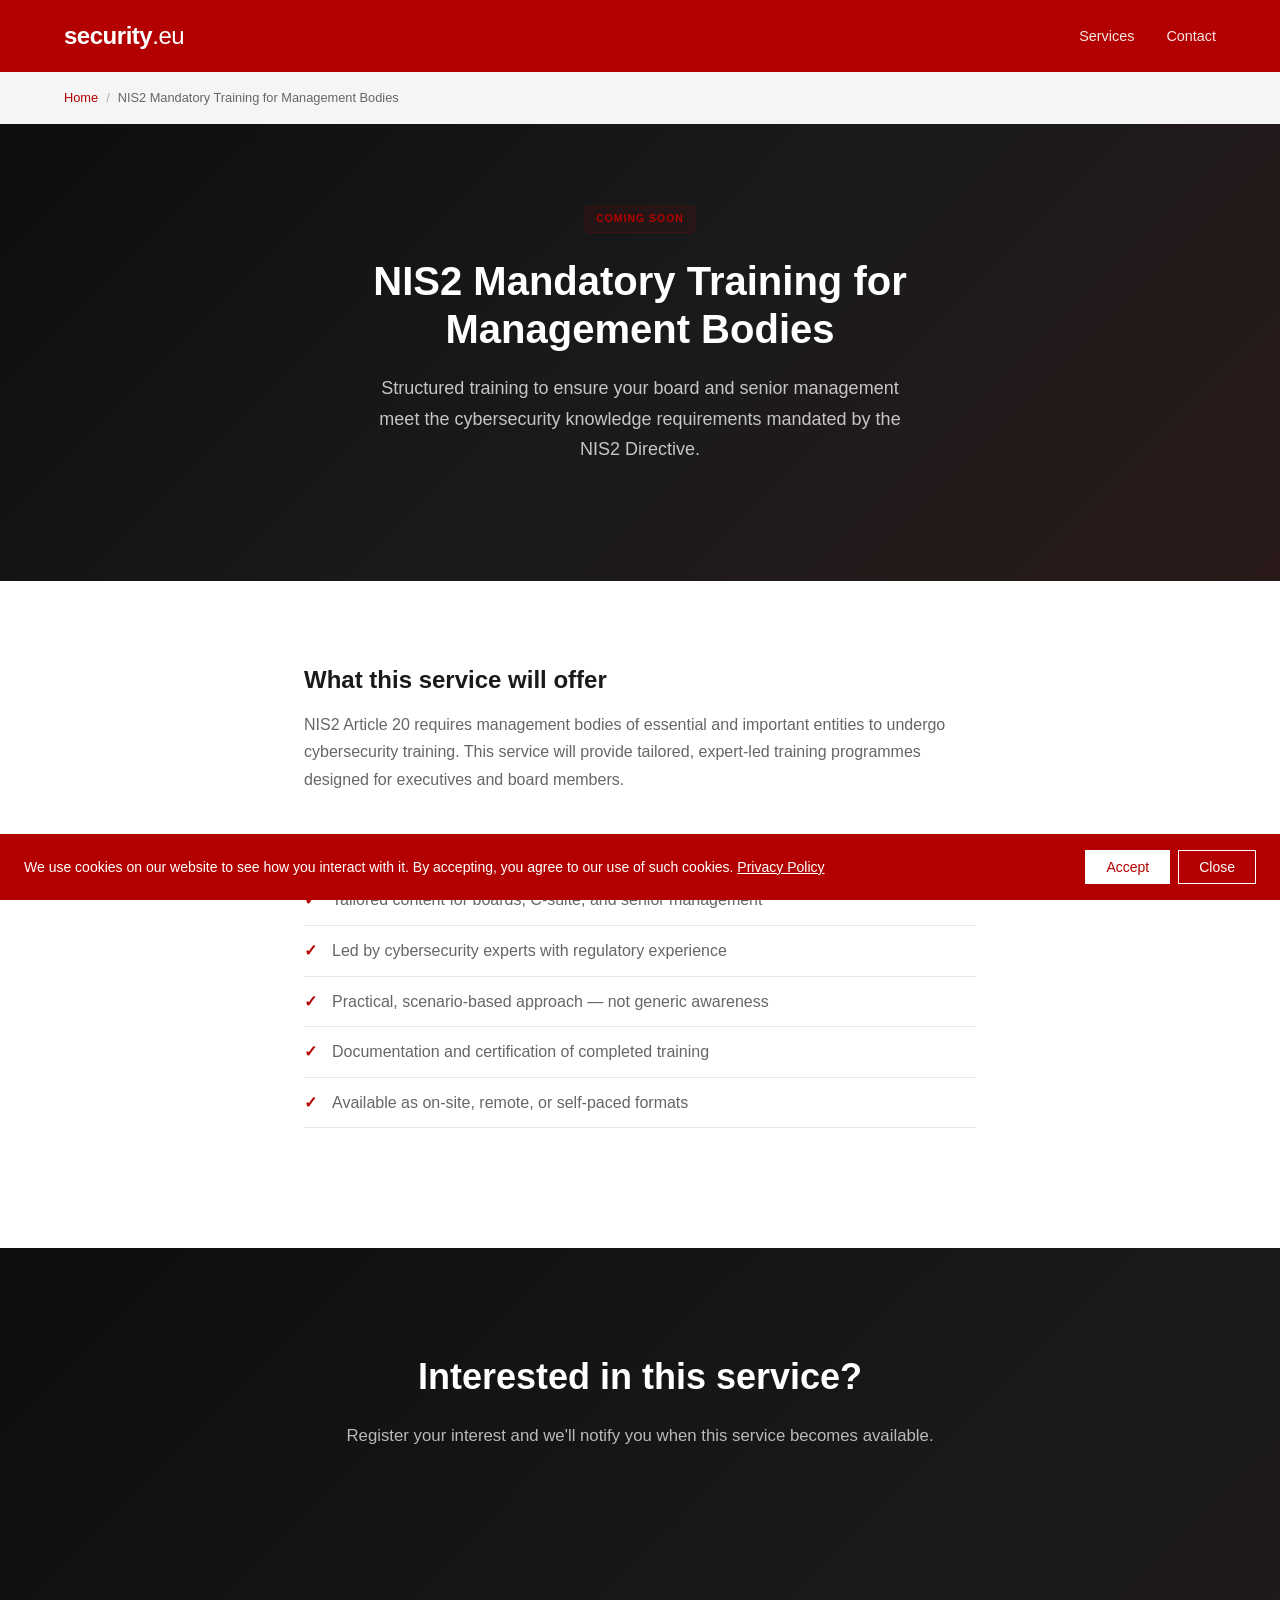
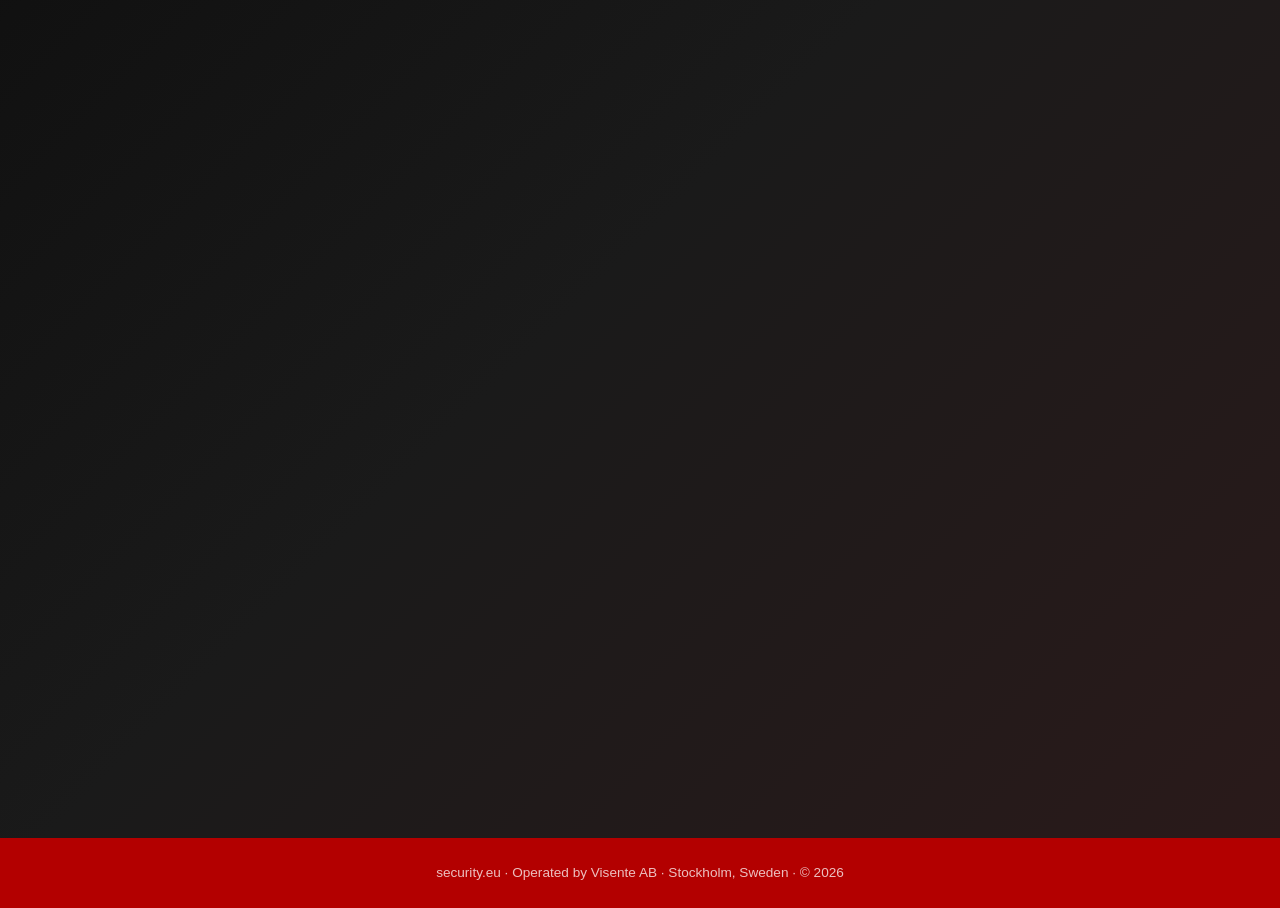
<file: nis2-training.html>
<!DOCTYPE html>
<html lang="en">
<head>
  <meta charset="UTF-8">
  <meta name="viewport" content="width=device-width, initial-scale=1.0">
  <title>NIS2 Mandatory Training for Management Bodies — security.eu</title>
  <meta name="description" content="Structured cybersecurity training for boards and senior management to fulfil NIS2 Article 20 requirements. Coming soon from security.eu.">
  <meta name="robots" content="index, follow">
  <meta name="language" content="English">
  <meta name="author" content="security.eu">
  <link rel="canonical" href="https://security.eu/nis2-training.html">
  <meta property="og:type" content="website">
  <meta property="og:title" content="NIS2 Mandatory Training for Management Bodies — security.eu">
  <meta property="og:description" content="Structured cybersecurity training for boards and senior management to fulfil NIS2 Article 20 requirements.">
  <meta property="og:url" content="https://security.eu/nis2-training.html">
  <meta name="twitter:card" content="summary_large_image">
  <meta name="twitter:title" content="NIS2 Mandatory Training — security.eu">
  <meta name="twitter:description" content="Cybersecurity training for management to meet NIS2 requirements.">
  <link rel="stylesheet" href="css/styles.css">

  <!-- Service Structured Data -->
  <script type="application/ld+json">
  {
    "@context": "https://schema.org",
    "@type": "Service",
    "name": "NIS2 Mandatory Training for Management Bodies",
    "description": "Structured cybersecurity training for boards and senior management to fulfill NIS2 Article 20 requirements.",
    "url": "https://security.eu/nis2-training.html",
    "provider": {
      "@type": "Organization",
      "name": "security.eu",
      "url": "https://security.eu"
    },
    "serviceType": "Training & Education",
    "areaServed": "EU",
    "offers": {
      "@type": "AggregateOffer",
      "priceCurrency": "EUR",
      "availability": "https://schema.org/PreOrder"
    },
    "contactPoint": {
      "@type": "ContactPoint",
      "contactType": "Sales",
      "url": "https://security.eu/#contact"
    }
  }
  </script>
</head>
<body>

  <!-- Header -->
  <header class="header">
    <div class="container">
      <a href="/" class="logo">security<span>.eu</span></a>
      <nav>
        <ul class="nav-links">
          <li><a href="/">Services</a></li>
          <li><a href="#contact">Contact</a></li>
        </ul>
      </nav>
      <button class="hamburger" aria-label="Toggle menu">
        <span></span>
        <span></span>
        <span></span>
      </button>
    </div>
  </header>

  <!-- Mobile Nav -->
  <nav class="mobile-nav">
    <a href="/">Services</a>
    <a href="#contact">Contact</a>
  </nav>

  <!-- Breadcrumb -->
  <div class="breadcrumb">
    <div class="container">
      <a href="/">Home</a><span>/</span>NIS2 Mandatory Training for Management Bodies
    </div>
  </div>

  <!-- Hero -->
  <section class="placeholder-hero">
    <div class="container">
      <div class="badge badge-coming-soon" style="margin-bottom: 24px;">Coming Soon</div>
      <h1>NIS2 Mandatory Training for Management Bodies</h1>
      <p class="hero-sub">Structured training to ensure your board and senior management meet the cybersecurity knowledge requirements mandated by the NIS2 Directive.</p>
    </div>
  </section>

  <!-- Content -->
  <section class="placeholder-content">
    <div class="container">
      <h2 style="font-size: 1.5rem; margin-bottom: 12px;">What this service will offer</h2>
      <p style="color: var(--gray-text); margin-bottom: 24px; line-height: 1.7;">NIS2 Article 20 requires management bodies of essential and important entities to undergo cybersecurity training. This service will provide tailored, expert-led training programmes designed for executives and board members.</p>
      <ul class="placeholder-features">
        <li>Training aligned with NIS2 Article 20 requirements</li>
        <li>Tailored content for boards, C-suite, and senior management</li>
        <li>Led by cybersecurity experts with regulatory experience</li>
        <li>Practical, scenario-based approach — not generic awareness</li>
        <li>Documentation and certification of completed training</li>
        <li>Available as on-site, remote, or self-paced formats</li>
      </ul>
    </div>
  </section>

  <!-- Contact Form -->
  <section id="contact" class="contact-form-section">
    <div class="container">
      <h2 class="fade-in">Interested in this service?</h2>
      <p class="fade-in">Register your interest and we'll notify you when this service becomes available.</p>
      <div class="fade-in" style="max-width: 100%; margin: 0 auto;">
        <iframe src="https://tally.so/embed/LZ0pbG?Service%20Interest=NIS2%20Mandatory%20Training&alignLeft=1&hideTitle=1&transparentBackground=1&dynamicHeight=1" width="100%" height="820" frameborder="0" marginheight="0" marginwidth="0" style="border: none; margin-top: 20px; filter: invert(0.92) hue-rotate(180deg);" title="Contact Form"></iframe>
      </div>
    </div>
  </section>

  <!-- Footer -->
  <footer class="footer">
    <div class="container">
      <span>security.eu &middot; Operated by Visente AB &middot; Stockholm, Sweden &middot; &copy; 2026</span>
    </div>
  </footer>

  <!-- Cookie Banner -->
  <div class="cookie-banner" id="cookie-banner">
    <span>We use cookies on our website to see how you interact with it. By accepting, you agree to our use of such cookies. <a href="https://www.visente.com/privacy" target="_blank">Privacy Policy</a></span>
    <div class="cookie-banner-buttons">
      <button class="cookie-accept" onclick="acceptCookies()">Accept</button>
      <button onclick="dismissCookies()">Close</button>
    </div>
  </div>
  <script>
    function acceptCookies() { localStorage.setItem('cookies_accepted', '1'); document.getElementById('cookie-banner').classList.add('hidden'); }
    function dismissCookies() { localStorage.setItem('cookies_accepted', '1'); document.getElementById('cookie-banner').classList.add('hidden'); }
    if (localStorage.getItem('cookies_accepted')) document.getElementById('cookie-banner').classList.add('hidden');
  </script>

  <script src="js/main.js"></script>
</body>
</html>
</file>
<file: css/styles.css>
/* ===== CSS Variables ===== */
:root {
  --red: #B30000;
  --red-dark: #8B0000;
  --black: #1A1A1A;
  --white: #FFFFFF;
  --gray-light: #F5F5F5;
  --gray-mid: #E8E8E8;
  --gray-text: #666666;
  --font: Arial, Helvetica, sans-serif;
  --max-width: 1200px;
  --header-height: 72px;
}

/* ===== Reset ===== */
*, *::before, *::after {
  box-sizing: border-box;
  margin: 0;
  padding: 0;
}

html {
  scroll-behavior: smooth;
  scroll-padding-top: var(--header-height);
}

body {
  font-family: var(--font);
  color: var(--black);
  line-height: 1.6;
  -webkit-font-smoothing: antialiased;
}

img {
  max-width: 100%;
  display: block;
}

a {
  color: inherit;
  text-decoration: none;
}

/* ===== Utility ===== */
.container {
  max-width: var(--max-width);
  margin: 0 auto;
  padding: 0 24px;
}

.section-label {
  font-size: 0.75rem;
  font-weight: 700;
  letter-spacing: 0.15em;
  text-transform: uppercase;
  color: var(--red);
  margin-bottom: 12px;
}

.section-title {
  font-size: 2.25rem;
  font-weight: 700;
  line-height: 1.2;
  margin-bottom: 16px;
}

.section-subtitle {
  font-size: 1.125rem;
  color: var(--gray-text);
  max-width: 680px;
  line-height: 1.6;
}

/* ===== Header ===== */
.header {
  position: fixed;
  top: 0;
  left: 0;
  right: 0;
  height: var(--header-height);
  background: var(--red);
  z-index: 1000;
  display: flex;
  align-items: center;
}

.header .container {
  display: flex;
  align-items: center;
  justify-content: space-between;
  width: 100%;
}

.logo {
  font-size: 1.5rem;
  font-weight: 700;
  color: var(--white);
  letter-spacing: -0.02em;
}

.logo span {
  font-weight: 400;
}

.nav-links {
  display: flex;
  gap: 32px;
  list-style: none;
}

.nav-links a {
  color: var(--white);
  font-size: 0.9rem;
  font-weight: 500;
  opacity: 0.9;
  transition: opacity 0.2s;
}

.nav-links a:hover {
  opacity: 1;
}

.nav-links .active {
  opacity: 1;
  border-bottom: 2px solid var(--white);
  padding-bottom: 2px;
}

/* Hamburger */
.hamburger {
  display: none;
  flex-direction: column;
  gap: 5px;
  background: none;
  border: none;
  cursor: pointer;
  padding: 4px;
}

.hamburger span {
  display: block;
  width: 24px;
  height: 2px;
  background: var(--white);
  transition: transform 0.3s, opacity 0.3s;
}

.hamburger.active span:nth-child(1) {
  transform: translateY(7px) rotate(45deg);
}

.hamburger.active span:nth-child(2) {
  opacity: 0;
}

.hamburger.active span:nth-child(3) {
  transform: translateY(-7px) rotate(-45deg);
}

/* Mobile nav */
.mobile-nav {
  display: none;
  position: fixed;
  top: var(--header-height);
  left: 0;
  right: 0;
  background: var(--red-dark);
  padding: 24px;
  z-index: 999;
}

.mobile-nav.active {
  display: block;
}

.mobile-nav a {
  display: block;
  color: var(--white);
  font-size: 1.1rem;
  padding: 12px 0;
  border-bottom: 1px solid rgba(255,255,255,0.15);
}

.mobile-nav a:last-child {
  border-bottom: none;
}

/* ===== Hero ===== */
.hero {
  margin-top: var(--header-height);
  background: linear-gradient(135deg, #0D0D0D 0%, #1A1A1A 50%, #2A1A1A 100%);
  color: var(--white);
  padding: 100px 0 80px;
  min-height: 520px;
  display: flex;
  align-items: center;
}

.hero-badge {
  display: inline-block;
  font-size: 0.75rem;
  font-weight: 700;
  letter-spacing: 0.2em;
  text-transform: uppercase;
  color: var(--white);
  background: rgba(179, 0, 0, 0.5);
  border: 1px solid rgba(179, 0, 0, 0.7);
  padding: 6px 16px;
  border-radius: 4px;
  margin-bottom: 24px;
}

.hero h1 {
  font-size: 3rem;
  font-weight: 700;
  line-height: 1.15;
  margin-bottom: 20px;
  max-width: 720px;
}

.hero-sub {
  font-size: 1.125rem;
  color: rgba(255,255,255,0.75);
  max-width: 640px;
  line-height: 1.7;
  margin-bottom: 36px;
}

.hero-buttons {
  display: flex;
  gap: 16px;
  margin-bottom: 60px;
  flex-wrap: wrap;
}

.btn {
  display: inline-block;
  font-size: 0.95rem;
  font-weight: 600;
  padding: 14px 28px;
  border-radius: 6px;
  border: none;
  cursor: pointer;
  transition: background 0.2s, transform 0.1s;
  text-align: center;
}

.btn:active {
  transform: scale(0.98);
}

.btn-primary {
  background: var(--red);
  color: var(--white);
}

.btn-primary:hover {
  background: var(--red-dark);
}

.btn-secondary {
  background: transparent;
  color: var(--white);
  border: 1px solid rgba(255,255,255,0.4);
}

.btn-secondary:hover {
  border-color: var(--white);
  background: rgba(255,255,255,0.08);
}

.btn-outline {
  background: transparent;
  color: var(--red);
  border: 2px solid var(--red);
}

.btn-outline:hover {
  background: var(--red);
  color: var(--white);
}

.hero-details {
  display: grid;
  grid-template-columns: repeat(3, 1fr);
  gap: 32px;
  border-top: 1px solid rgba(255,255,255,0.15);
  padding-top: 32px;
  max-width: 640px;
}

.hero-detail-label {
  font-size: 0.7rem;
  font-weight: 700;
  letter-spacing: 0.1em;
  text-transform: uppercase;
  color: rgba(255,255,255,0.5);
  margin-bottom: 4px;
}

.hero-detail-value {
  font-size: 0.85rem;
  color: rgba(255,255,255,0.85);
  font-weight: 600;
}

.hero-detail-desc {
  font-size: 0.75rem;
  color: rgba(255,255,255,0.45);
  margin-top: 2px;
}

/* ===== Hub Services Grid ===== */
.services-section {
  padding: 100px 0;
  background: var(--white);
}

.services-section .section-subtitle {
  margin-bottom: 48px;
}

.services-grid {
  display: grid;
  grid-template-columns: repeat(3, 1fr);
  gap: 28px;
}

.service-card {
  position: relative;
  padding: 40px 32px;
  border: 1px solid var(--gray-mid);
  border-radius: 10px;
  transition: box-shadow 0.25s, transform 0.2s;
  display: flex;
  flex-direction: column;
}

.service-card:hover {
  box-shadow: 0 8px 32px rgba(0,0,0,0.08);
  transform: translateY(-2px);
}

.service-card-icon {
  width: 48px;
  height: 48px;
  background: rgba(179, 0, 0, 0.08);
  border-radius: 10px;
  display: flex;
  align-items: center;
  justify-content: center;
  margin-bottom: 20px;
  font-size: 1.4rem;
}

.service-card h3 {
  font-size: 1.25rem;
  margin-bottom: 12px;
  color: var(--black);
}

.service-card p {
  font-size: 0.9rem;
  color: var(--gray-text);
  line-height: 1.6;
  margin-bottom: 24px;
  flex: 1;
}

.service-card .btn {
  align-self: flex-start;
}

/* Status badges */
.badge {
  display: inline-block;
  font-size: 0.65rem;
  font-weight: 700;
  letter-spacing: 0.1em;
  text-transform: uppercase;
  padding: 4px 10px;
  border-radius: 4px;
  margin-bottom: 16px;
}

.badge-active {
  background: rgba(5, 150, 105, 0.1);
  color: #059669;
  border: 1px solid rgba(5, 150, 105, 0.3);
}

.badge-coming-soon {
  background: rgba(179, 0, 0, 0.08);
  color: var(--red);
  border: 1px solid rgba(179, 0, 0, 0.2);
}

/* ===== Value Strip (hub page) ===== */
.value-strip {
  padding: 64px 0;
  background: var(--gray-light);
}

.value-strip-grid {
  display: grid;
  grid-template-columns: repeat(4, 1fr);
  gap: 32px;
  text-align: center;
}

.value-strip-item h3 {
  font-size: 1rem;
  margin-bottom: 6px;
  color: var(--black);
}

.value-strip-item p {
  font-size: 0.85rem;
  color: var(--gray-text);
  line-height: 1.5;
}

.value-strip-icon {
  font-size: 1.5rem;
  margin-bottom: 12px;
}

/* ===== Placeholder Page Hero ===== */
.placeholder-hero {
  margin-top: var(--header-height);
  background: linear-gradient(135deg, #0D0D0D 0%, #1A1A1A 50%, #2A1A1A 100%);
  color: var(--white);
  padding: 80px 0;
  text-align: center;
}

.placeholder-hero h1 {
  font-size: 2.5rem;
  font-weight: 700;
  line-height: 1.2;
  margin-bottom: 20px;
  max-width: 700px;
  margin-left: auto;
  margin-right: auto;
}

.placeholder-hero .hero-sub {
  max-width: 560px;
  margin-left: auto;
  margin-right: auto;
}

.placeholder-content {
  padding: 80px 0;
  background: var(--white);
}

.placeholder-content .container {
  max-width: 720px;
}

.placeholder-features {
  list-style: none;
  margin: 32px 0 40px;
}

.placeholder-features li {
  font-size: 1rem;
  color: var(--gray-text);
  padding: 12px 0;
  border-bottom: 1px solid var(--gray-mid);
  padding-left: 28px;
  position: relative;
}

.placeholder-features li::before {
  content: "\2713";
  position: absolute;
  left: 0;
  color: var(--red);
  font-weight: 700;
}

.placeholder-cta {
  padding: 80px 0;
  background: var(--gray-light);
  text-align: center;
}

.placeholder-cta h2 {
  font-size: 1.75rem;
  margin-bottom: 12px;
}

.placeholder-cta p {
  font-size: 1rem;
  color: var(--gray-text);
  max-width: 500px;
  margin: 0 auto 28px;
  line-height: 1.6;
}

/* ===== Breadcrumb ===== */
.breadcrumb {
  margin-top: var(--header-height);
  padding: 16px 0;
  background: var(--gray-light);
  font-size: 0.8rem;
  color: var(--gray-text);
}

.breadcrumb a {
  color: var(--red);
}

.breadcrumb a:hover {
  text-decoration: underline;
}

.breadcrumb span {
  margin: 0 8px;
  opacity: 0.5;
}

/* Hero after breadcrumb has no margin-top */
.breadcrumb + .hero,
.breadcrumb + .placeholder-hero {
  margin-top: 0;
}

/* ===== How It Works ===== */
.how-it-works {
  padding: 100px 0;
  background: var(--white);
}

.steps-grid {
  display: grid;
  grid-template-columns: repeat(4, 1fr);
  gap: 32px;
  margin-top: 48px;
}

.step-card {
  padding: 32px 24px;
  border: 1px solid var(--gray-mid);
  border-radius: 8px;
  transition: box-shadow 0.2s;
}

.step-card:hover {
  box-shadow: 0 4px 20px rgba(0,0,0,0.06);
}

.step-number {
  font-size: 0.8rem;
  font-weight: 700;
  color: var(--red);
  margin-bottom: 16px;
}

.step-card h3 {
  font-size: 1.25rem;
  margin-bottom: 12px;
}

.step-card p {
  font-size: 0.9rem;
  color: var(--gray-text);
  line-height: 1.6;
}

/* ===== Our Approach ===== */
.approach {
  padding: 100px 0;
  background: var(--gray-light);
}

.approach-intro {
  font-size: 1.05rem;
  color: var(--gray-text);
  max-width: 720px;
  margin-bottom: 48px;
  line-height: 1.7;
}

.approach-blocks {
  display: grid;
  gap: 40px;
  margin-bottom: 56px;
}

.approach-block h3 {
  font-size: 1.2rem;
  margin-bottom: 10px;
  color: var(--black);
}

.approach-block p {
  font-size: 0.95rem;
  color: var(--gray-text);
  line-height: 1.7;
  max-width: 800px;
}

.expert-card {
  background: var(--white);
  border-radius: 8px;
  padding: 40px;
  border-left: 4px solid var(--red);
}

.expert-card-label {
  font-size: 0.7rem;
  font-weight: 700;
  letter-spacing: 0.15em;
  text-transform: uppercase;
  color: var(--red);
  margin-bottom: 12px;
}

.expert-card h3 {
  font-size: 1.4rem;
  margin-bottom: 12px;
}

.expert-card p {
  font-size: 0.95rem;
  color: var(--gray-text);
  line-height: 1.7;
}

/* ===== Why Security.eu ===== */
.why-us {
  padding: 100px 0;
  background: var(--white);
}

.why-us .section-subtitle {
  margin-bottom: 48px;
}

.value-grid {
  display: grid;
  grid-template-columns: repeat(3, 1fr);
  gap: 24px;
}

.value-card {
  padding: 32px;
  border: 1px solid var(--gray-mid);
  border-radius: 8px;
  transition: box-shadow 0.2s;
}

.value-card:hover {
  box-shadow: 0 4px 20px rgba(0,0,0,0.06);
}

.value-card h3 {
  font-size: 1.1rem;
  margin-bottom: 10px;
  color: var(--black);
}

.value-card p {
  font-size: 0.9rem;
  color: var(--gray-text);
  line-height: 1.6;
}

/* ===== Comparison Table ===== */
.comparison {
  padding: 100px 0;
  background: var(--gray-light);
}

.comparison-table-wrap {
  margin-top: 48px;
  overflow-x: auto;
}

.comparison-table {
  width: 100%;
  border-collapse: collapse;
  min-width: 600px;
}

.comparison-table th,
.comparison-table td {
  padding: 16px 20px;
  text-align: left;
  font-size: 0.9rem;
  border-bottom: 1px solid var(--gray-mid);
}

.comparison-table thead th {
  background: var(--black);
  color: var(--white);
  font-weight: 600;
  font-size: 0.85rem;
  letter-spacing: 0.02em;
}

.comparison-table thead th:first-child {
  border-radius: 8px 0 0 0;
}

.comparison-table thead th:last-child {
  border-radius: 0 8px 0 0;
}

.comparison-table tbody tr:hover {
  background: rgba(0,0,0,0.02);
}

.comparison-table td:first-child {
  font-weight: 600;
  color: var(--black);
}

.comparison-table .check {
  color: var(--red);
  font-weight: 700;
}

.comparison-table .competitor {
  color: var(--gray-text);
}

/* ===== What We Cover ===== */
.coverage {
  padding: 100px 0;
  background: var(--white);
}

.coverage-grid {
  display: grid;
  grid-template-columns: repeat(3, 1fr);
  gap: 24px;
  margin-top: 48px;
}

.coverage-card {
  padding: 28px;
  background: var(--gray-light);
  border-radius: 8px;
  border-left: 3px solid var(--red);
}

.coverage-card h3 {
  font-size: 1.05rem;
  margin-bottom: 8px;
}

.coverage-card p {
  font-size: 0.85rem;
  color: var(--gray-text);
  line-height: 1.5;
}

/* ===== CTA Section ===== */
.cta-section {
  padding: 100px 0;
  background: linear-gradient(135deg, #0D0D0D 0%, #1A1A1A 50%, #2A1A1A 100%);
  color: var(--white);
  text-align: center;
}

.cta-section h2 {
  font-size: 2.25rem;
  margin-bottom: 16px;
}

.cta-section p {
  font-size: 1.05rem;
  color: rgba(255,255,255,0.7);
  max-width: 600px;
  margin: 0 auto 36px;
  line-height: 1.7;
}

.cta-section .btn-primary {
  font-size: 1.05rem;
  padding: 16px 36px;
}

.cta-contact {
  margin-top: 24px;
  font-size: 0.85rem;
  color: rgba(255,255,255,0.45);
}

.cta-contact a {
  color: rgba(255,255,255,0.65);
}

.cta-contact a:hover {
  color: var(--white);
}

/* ===== Contact Form ===== */
.contact-form-section {
  padding: 100px 0;
  background: linear-gradient(135deg, #0D0D0D 0%, #1A1A1A 50%, #2A1A1A 100%);
  color: var(--white);
}

.contact-form-section h2 {
  font-size: 2.25rem;
  margin-bottom: 16px;
  text-align: center;
}

.contact-form-section > .container > p {
  font-size: 1.05rem;
  color: rgba(255,255,255,0.7);
  max-width: 600px;
  margin: 0 auto 40px;
  line-height: 1.7;
  text-align: center;
}

.contact-form {
  max-width: 600px;
  margin: 0 auto;
}

.form-row {
  display: grid;
  grid-template-columns: 1fr 1fr;
  gap: 16px;
}

.form-group {
  margin-bottom: 20px;
}

.form-group label {
  display: block;
  font-size: 0.85rem;
  font-weight: 600;
  margin-bottom: 6px;
  color: rgba(255,255,255,0.85);
}

.form-group label .optional {
  font-weight: 400;
  color: rgba(255,255,255,0.4);
  font-size: 0.8rem;
}

.form-group input,
.form-group select,
.form-group textarea {
  width: 100%;
  padding: 12px 16px;
  font-size: 0.95rem;
  font-family: var(--font);
  background: rgba(255,255,255,0.08);
  border: 1px solid rgba(255,255,255,0.2);
  border-radius: 6px;
  color: var(--white);
  transition: border-color 0.2s, background 0.2s;
}

.form-group input::placeholder,
.form-group textarea::placeholder {
  color: rgba(255,255,255,0.3);
}

.form-group input:focus,
.form-group select:focus,
.form-group textarea:focus {
  outline: none;
  border-color: var(--red);
  background: rgba(255,255,255,0.12);
}

.form-group select {
  appearance: none;
  background-image: url("data:image/svg+xml,%3Csvg xmlns='http://www.w3.org/2000/svg' width='12' height='8' fill='rgba(255,255,255,0.5)'%3E%3Cpath d='M6 8L0 0h12z'/%3E%3C/svg%3E");
  background-repeat: no-repeat;
  background-position: right 16px center;
  padding-right: 40px;
  cursor: pointer;
}

.form-group select option {
  background: var(--black);
  color: var(--white);
}

.form-group textarea {
  resize: vertical;
  min-height: 120px;
}

.contact-form .btn-primary {
  font-size: 1.05rem;
  padding: 16px 36px;
  width: 100%;
}

.form-success {
  text-align: center;
  padding: 48px 0;
}

.form-success h3 {
  font-size: 1.5rem;
  margin-bottom: 12px;
}

.form-success p {
  color: rgba(255,255,255,0.7);
  font-size: 1rem;
}

.form-note {
  margin-top: 16px;
  font-size: 0.8rem;
  color: rgba(255,255,255,0.4);
  text-align: center;
}

.form-note a {
  color: rgba(255,255,255,0.6);
}

.form-note a:hover {
  color: var(--white);
}

/* ===== Footer ===== */
.footer {
  background: var(--red);
  color: var(--white);
  padding: 24px 0;
  text-align: center;
  font-size: 0.85rem;
}

.footer span {
  opacity: 0.75;
}

/* ===== Scroll Animations ===== */
.fade-in {
  opacity: 0;
  transform: translateY(24px);
  transition: opacity 0.6s ease, transform 0.6s ease;
}

.fade-in.visible {
  opacity: 1;
  transform: translateY(0);
}

/* ===== Responsive ===== */
@media (max-width: 1024px) {
  .steps-grid {
    grid-template-columns: repeat(2, 1fr);
  }

  .value-grid {
    grid-template-columns: repeat(2, 1fr);
  }

  .coverage-grid {
    grid-template-columns: repeat(2, 1fr);
  }

  .services-grid {
    grid-template-columns: repeat(2, 1fr);
  }

  .value-strip-grid {
    grid-template-columns: repeat(2, 1fr);
    gap: 24px;
  }
}

@media (max-width: 768px) {
  .nav-links {
    display: none;
  }

  .hamburger {
    display: flex;
  }

  .hero {
    padding: 60px 0;
    min-height: auto;
  }

  .hero h1 {
    font-size: 2rem;
  }

  .hero-details {
    grid-template-columns: repeat(3, 1fr);
    gap: 16px;
  }

  .section-title {
    font-size: 1.75rem;
  }

  .steps-grid {
    grid-template-columns: 1fr;
  }

  .value-grid {
    grid-template-columns: 1fr;
  }

  .coverage-grid {
    grid-template-columns: 1fr;
  }

  .services-grid {
    grid-template-columns: 1fr;
  }

  .value-strip-grid {
    grid-template-columns: 1fr;
  }

  .hero-buttons {
    flex-direction: column;
  }

  .hero-buttons .btn {
    width: 100%;
  }

  .cta-section h2 {
    font-size: 1.75rem;
  }

  .expert-card {
    padding: 24px;
  }

  .placeholder-hero h1 {
    font-size: 1.75rem;
  }

  .how-it-works,
  .approach,
  .why-us,
  .comparison,
  .coverage,
  .cta-section,
  .services-section {
    padding: 64px 0;
  }

  .placeholder-hero,
  .placeholder-content,
  .placeholder-cta {
    padding: 48px 0;
  }

  .form-row {
    grid-template-columns: 1fr;
  }

  .contact-form-section h2 {
    font-size: 1.75rem;
  }

  .contact-form-section {
    padding: 64px 0;
  }
}

/* ===== About Section ===== */
.about-section {
  background: var(--black);
  padding: 96px 0;
  color: var(--white);
  text-align: center;
}

.about-label {
  font-size: 0.75rem;
  font-weight: 700;
  letter-spacing: 3px;
  text-transform: uppercase;
  color: rgba(255, 255, 255, 0.4);
  margin-bottom: 12px;
}

.about-section h2 {
  font-size: 2.25rem;
  margin-bottom: 24px;
  color: var(--white);
}

.about-intro {
  font-size: 1.1rem;
  line-height: 1.8;
  color: rgba(255, 255, 255, 0.65);
  max-width: 720px;
  margin: 0 auto 56px;
}

.about-intro strong {
  color: var(--white);
}

.about-link {
  color: var(--white);
  font-weight: 600;
  text-decoration: none;
  border-bottom: 2px solid var(--red);
  padding-bottom: 1px;
  transition: color 0.2s;
}

.about-link:hover {
  color: var(--red);
}

.about-values-row {
  display: grid;
  grid-template-columns: repeat(3, 1fr);
  gap: 32px;
}

.about-value-card {
  background: rgba(255, 255, 255, 0.04);
  border-top: 3px solid var(--red);
  padding: 40px 32px 36px;
  border-radius: 0 0 8px 8px;
  text-align: center;
}

.about-value-card h4 {
  font-size: 1.1rem;
  font-weight: 700;
  margin-bottom: 10px;
  color: var(--white);
}

.about-value-card p {
  font-size: 0.9rem;
  line-height: 1.6;
  color: rgba(255, 255, 255, 0.55);
  margin: 0;
}

@media (max-width: 768px) {
  .about-values-row {
    grid-template-columns: 1fr;
    gap: 20px;
  }
}

/* ===== Cookie Banner ===== */
.cookie-banner {
  position: fixed;
  bottom: 0;
  left: 0;
  right: 0;
  background: var(--red);
  color: var(--white);
  padding: 16px 24px;
  display: flex;
  align-items: center;
  justify-content: space-between;
  gap: 16px;
  z-index: 9999;
  font-size: 0.875rem;
}

.cookie-banner a {
  color: var(--white);
  text-decoration: underline;
}

.cookie-banner-buttons {
  display: flex;
  gap: 8px;
  flex-shrink: 0;
}

.cookie-banner-buttons button {
  padding: 8px 20px;
  border: 1px solid var(--white);
  background: transparent;
  color: var(--white);
  font-size: 0.875rem;
  cursor: pointer;
  font-family: var(--font);
}

.cookie-banner-buttons .cookie-accept {
  background: var(--white);
  color: var(--red);
}

.cookie-banner.hidden {
  display: none;
}

@media (max-width: 600px) {
  .cookie-banner {
    flex-direction: column;
    text-align: center;
  }
}
</file>
